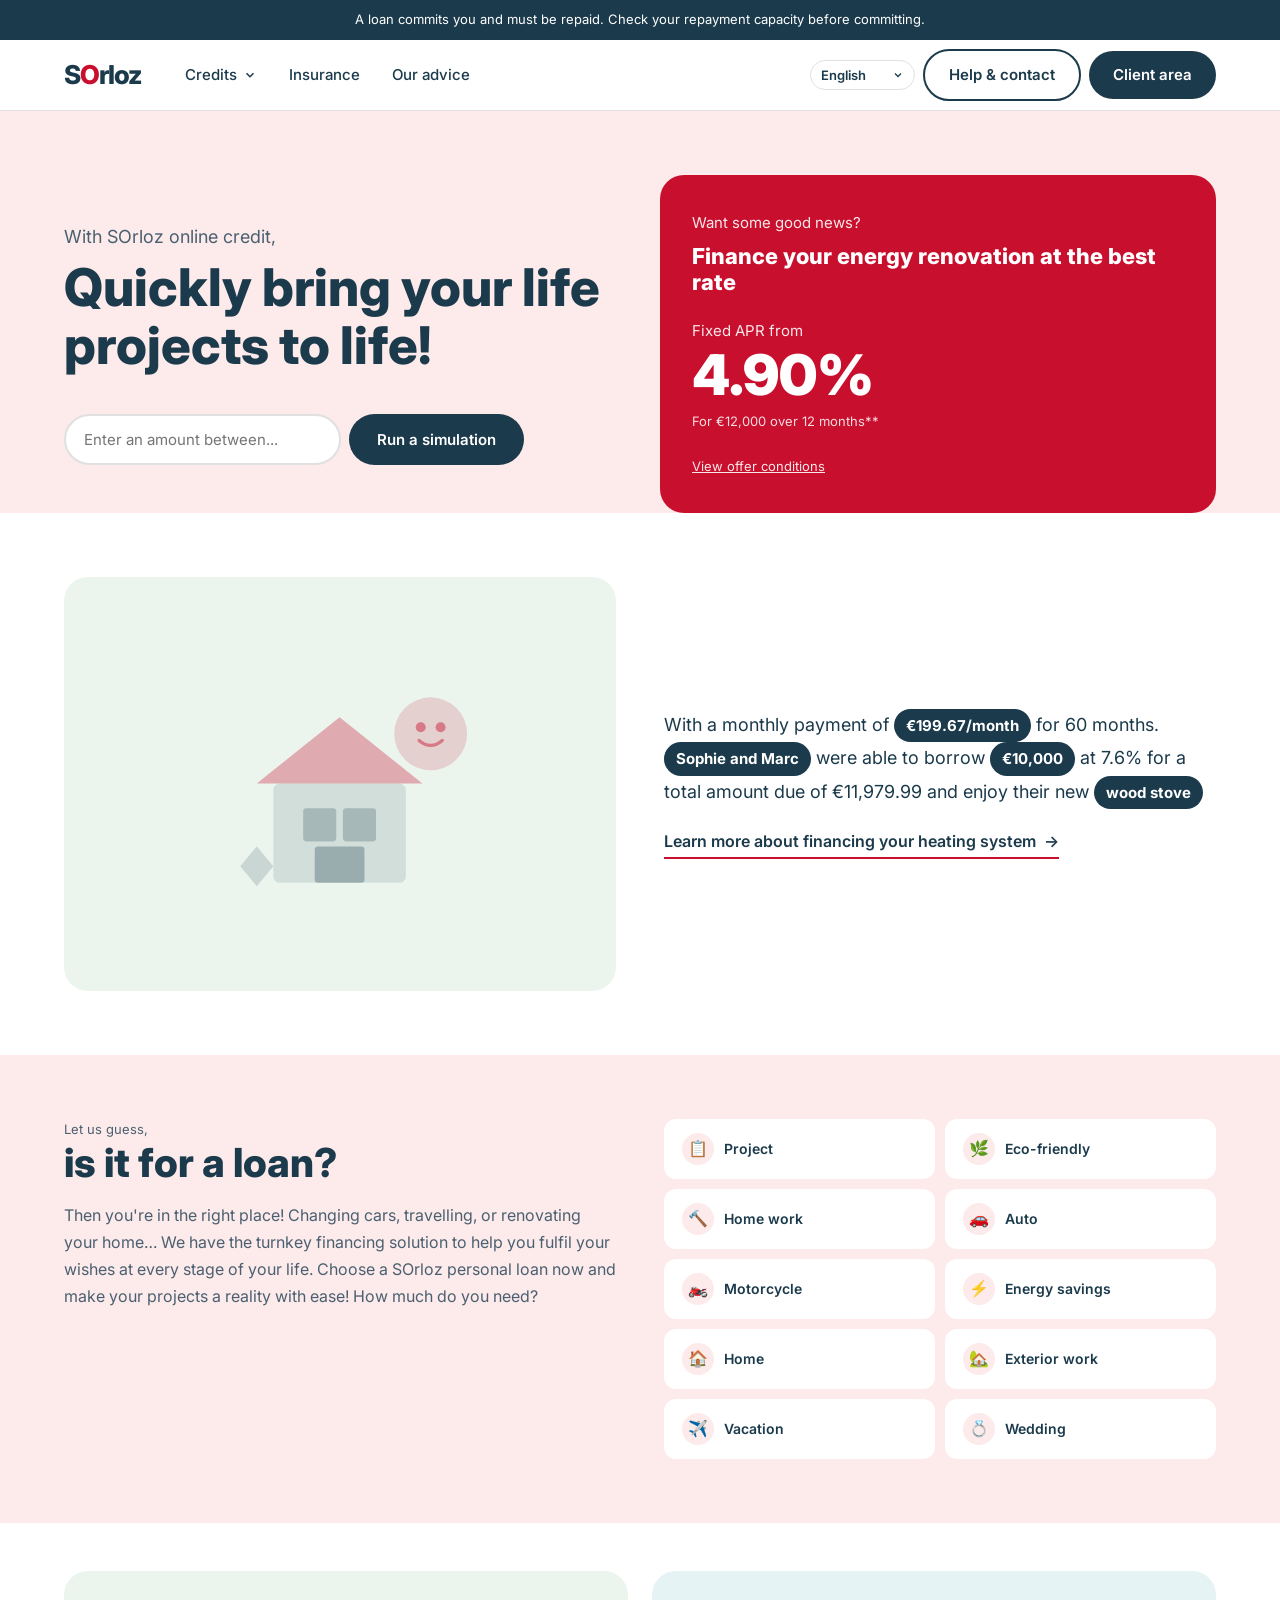
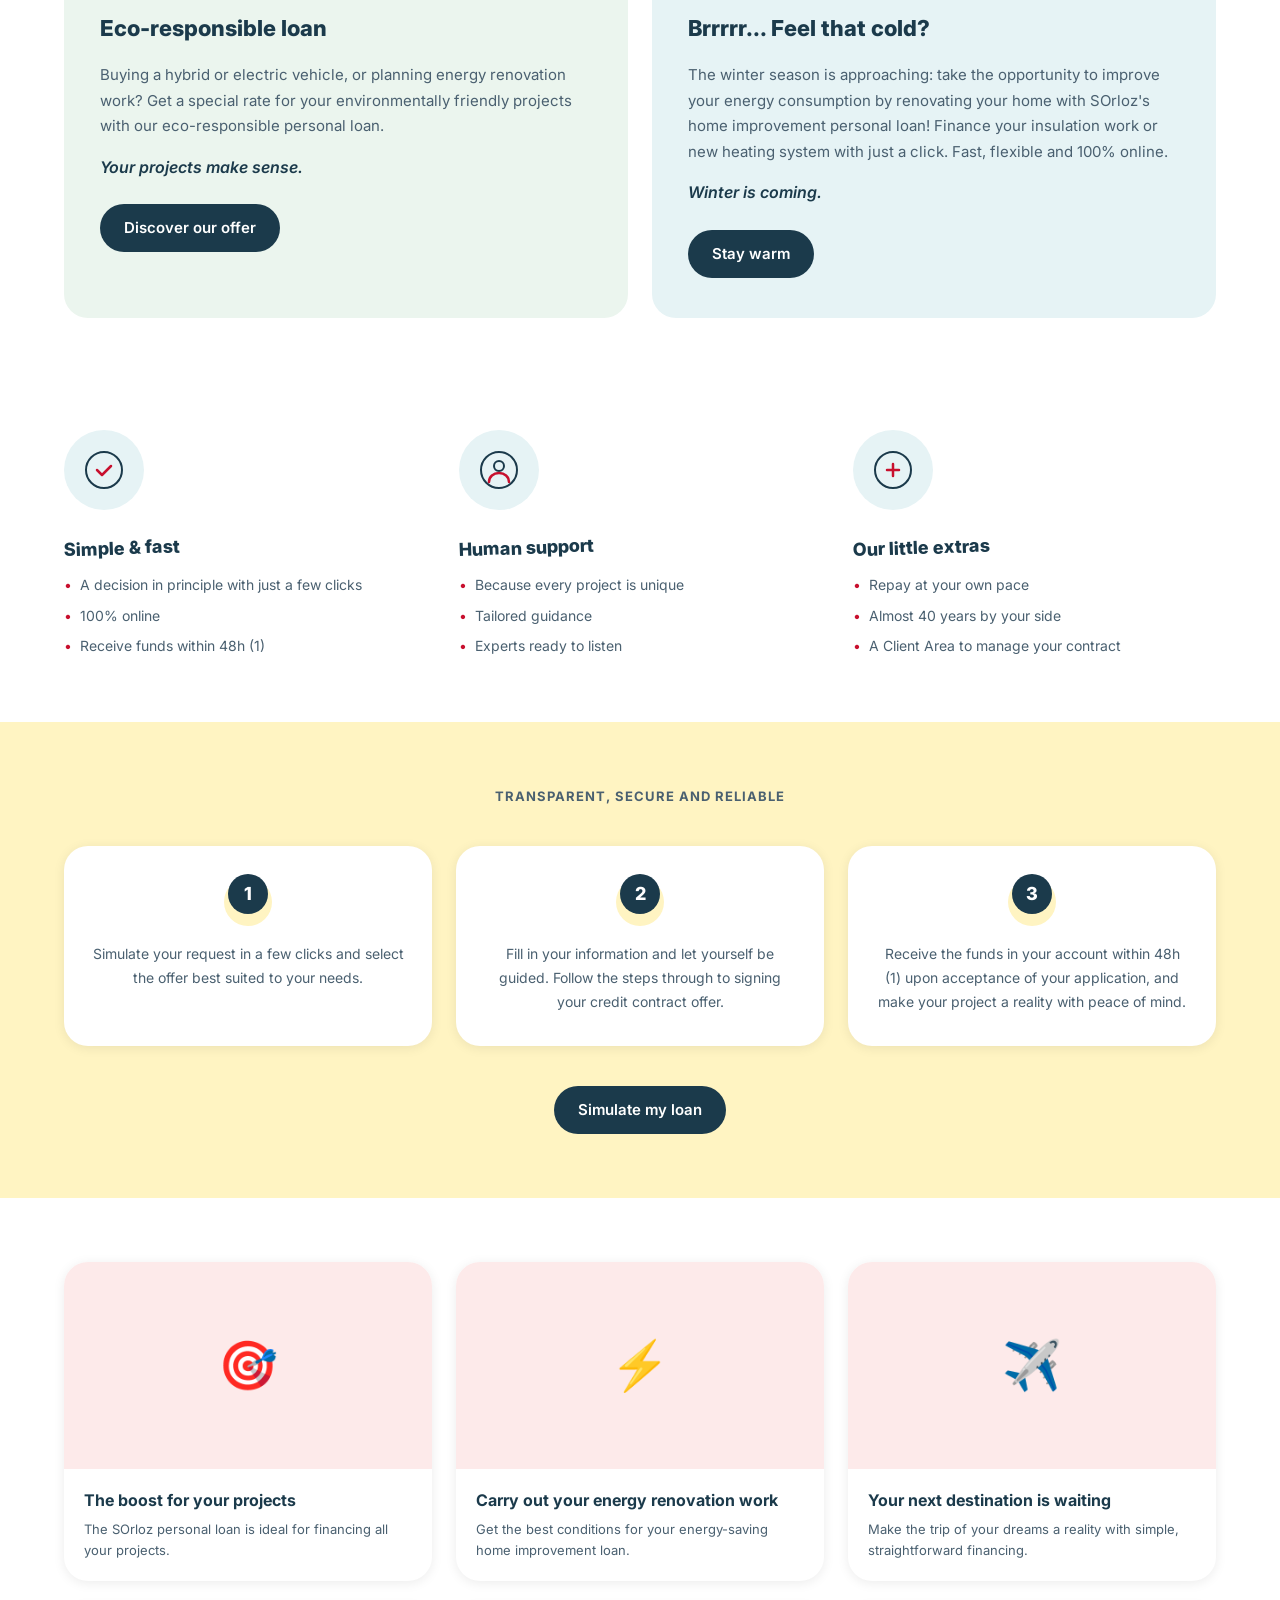
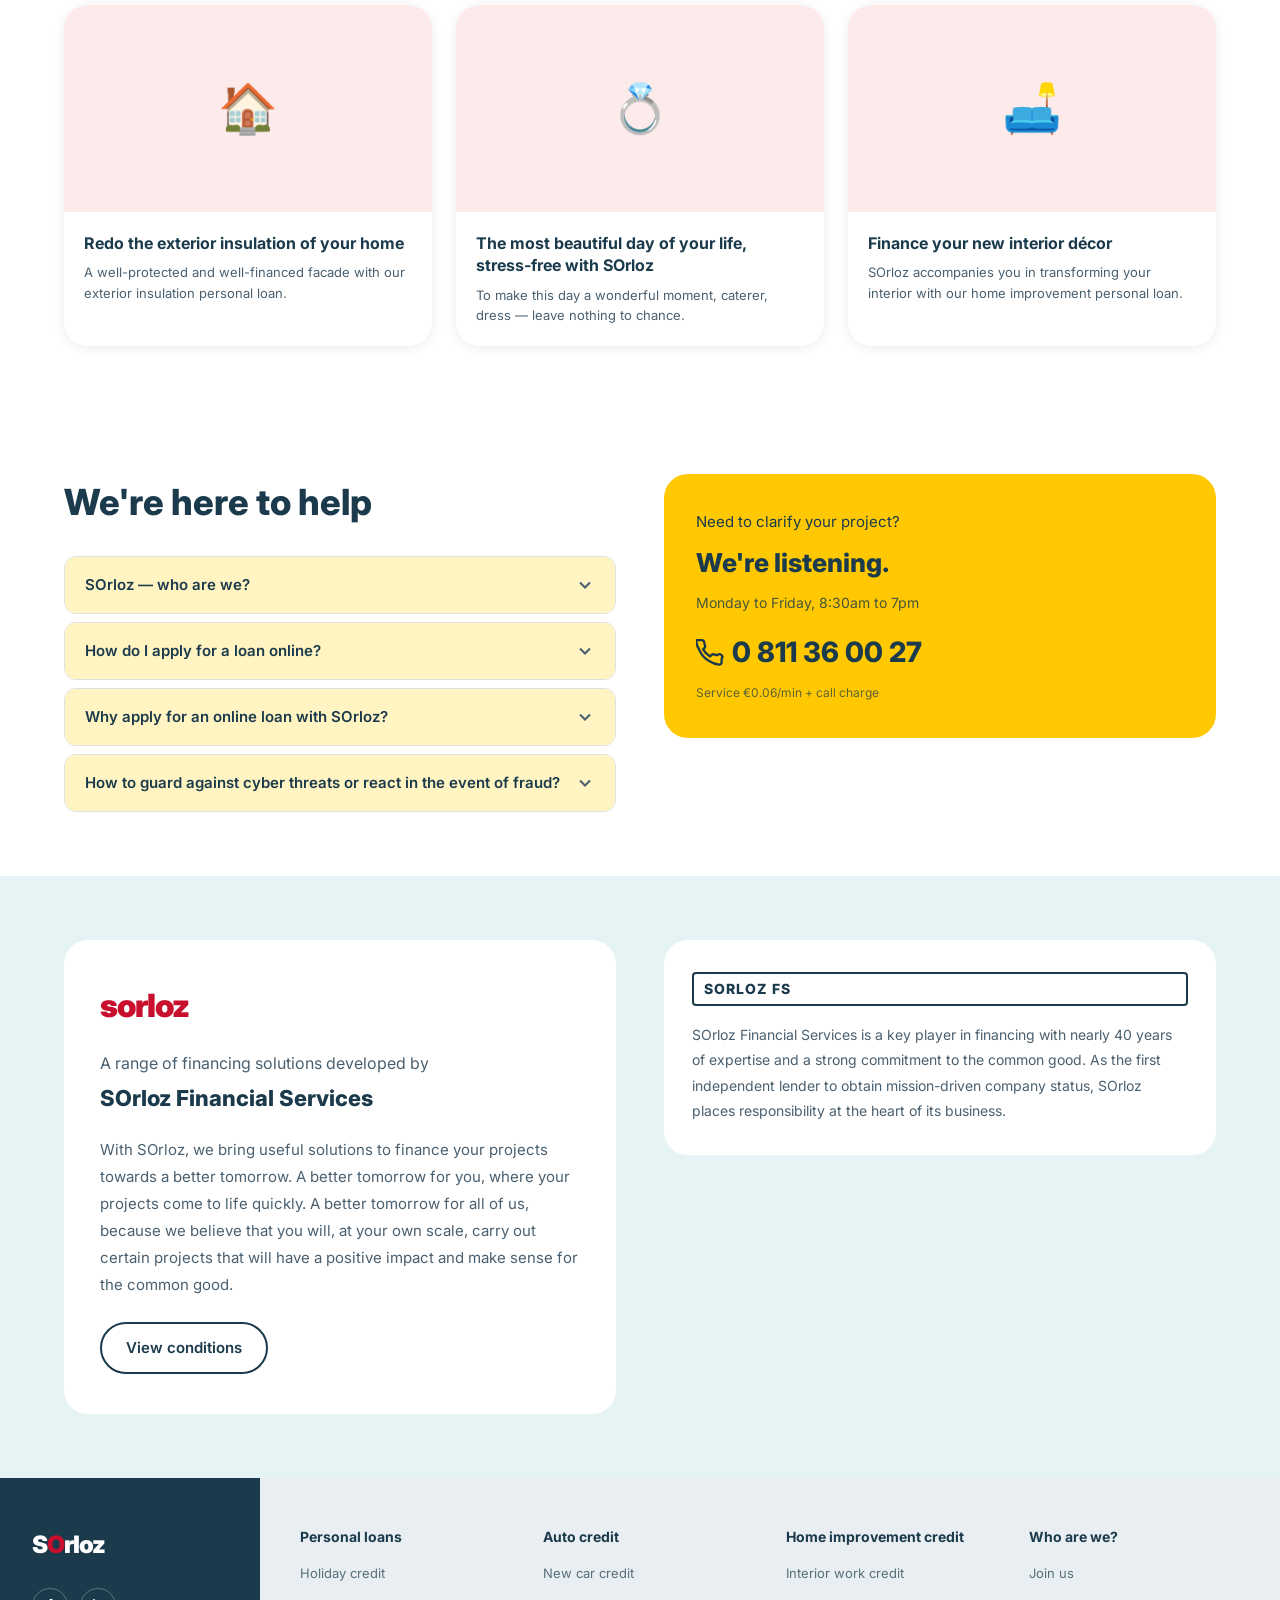
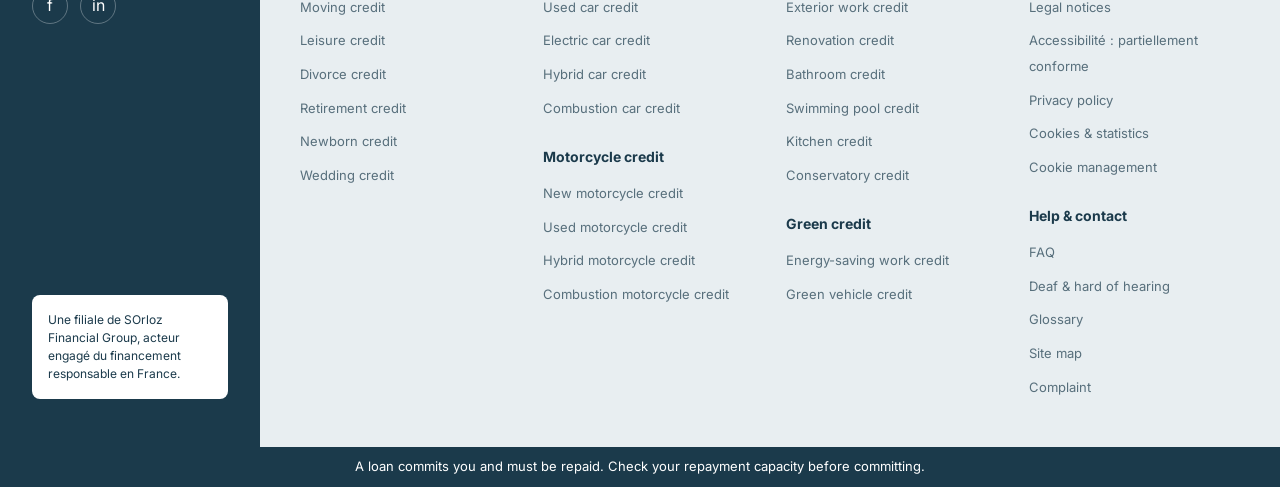
<file: index.html>
<!DOCTYPE html>
<html lang="fr">
<head>
  <meta charset="UTF-8">
  <meta name="viewport" content="width=device-width, initial-scale=1.0">
  <title>Le crédit en ligne : au service de vos projets | SOrloz</title>
  <meta name="description" content="SOrloz - Crédit en ligne simple, rapide et 100% en ligne. Financez vos projets de vie dès maintenant.">
  <link rel="preconnect" href="https://fonts.googleapis.com">
  <link rel="preconnect" href="https://fonts.gstatic.com" crossorigin>
  <link href="https://fonts.googleapis.com/css2?family=Inter:wght@400;500;600;700;800;900&display=swap" rel="stylesheet">
  <link rel="stylesheet" href="/assets/css/style.css?v=20260617f">
</head>
<body>

  <!-- ─── Alert bar ──────────────────────────────────────────────────────── -->
  <div class="alert-bar" role="alert">
    <span data-i18n="alert.disclaimer">Un crédit vous engage et doit être remboursé. Vérifiez vos capacités de remboursement avant de vous engager.</span>
  </div>

  <!-- ─── Header ────────────────────────────────────────────────────────── -->
  <header class="site-header">
    <div class="container header-inner">

      <a href="/" class="logo" aria-label="SOrloz - Accueil">
        S<span>O</span>rloz
      </a>

      <!-- Mobile toggle -->
      <button class="nav-toggle" aria-label="Menu" aria-expanded="false">&#9776;</button>

      <nav class="nav-links" aria-label="Navigation principale">
        <!-- Crédits mega-menu -->
        <div class="dropdown">
          <button class="dropdown-trigger nav-link" aria-expanded="false" aria-haspopup="true">
            <span data-i18n="nav.credits">Crédits</span>
            <svg width="14" height="14" viewBox="0 0 24 24" fill="none" stroke="currentColor" stroke-width="2.5">
              <polyline points="6 9 12 15 18 9"/>
            </svg>
          </button>
          <div class="dropdown-menu dropdown-mega" role="menu">
            <div class="mega-col">
              <p class="mega-col-title">Prêts personnels</p>
              <a href="/prets-personnels/credit-auto" role="menuitem">Prêt personnel auto</a>
              <a href="/prets-personnels/credit-moto" role="menuitem">Prêt personnel moto</a>
              <a href="/prets-personnels/credit-travaux" role="menuitem">Prêt personnel travaux</a>
              <a href="/prets-personnels/credit-projet" role="menuitem">Prêt personnel projet</a>
              <a href="/prets-personnels/pret-eco-responsable" role="menuitem">Prêt éco-responsable</a>
              <a href="/prets-personnels" class="mega-cta" role="menuitem">Nos prêts persos →</a>
            </div>
            <div class="mega-col">
              <p class="mega-col-title">Projets</p>
              <a href="/prets-personnels/credit-travaux/credit-terrasse" role="menuitem">Crédit terrasse</a>
              <a href="/prets-personnels/credit-projet/credit-vacances" role="menuitem">Crédit vacances</a>
              <a href="/prets-personnels/credit-travaux/credit-chauffage" role="menuitem">Crédit chauffage</a>
              <a href="/prets-personnels/credit-auto/credit-voiture-electrique" role="menuitem">Crédit voiture électrique</a>
              <a href="/prets-personnels/credit-travaux/credit-isolation" role="menuitem">Crédit isolation</a>
              <a href="/prets-personnels/credit-projet" class="mega-cta" role="menuitem">Votre projet →</a>
            </div>
            <div class="mega-col">
              <p class="mega-col-title">Information</p>
              <a href="/prets-personnels/simulation-credit-auto" role="menuitem">Simulation crédit voiture</a>
              <a href="/prets-personnels/simulation-credit-travaux" role="menuitem">Simulation crédit travaux</a>
              <a href="/prets-personnels/simulation-credit-projet" role="menuitem">Simulation crédit projet</a>
              <a href="/prets-personnels/simulation-credit-mariage" role="menuitem">Simulation crédit mariage</a>
              <a href="/prets-personnels/simulation-credit-moto" role="menuitem">Simulation crédit moto</a>
              <a href="/conseils" class="mega-cta" role="menuitem">Nos guides du crédit →</a>
            </div>
          </div>
        </div>

        <a href="/assurance/nos-assurances-de-prets" class="nav-link" data-i18n="nav.insurance">Assurances</a>
        <a href="/conseils" class="nav-link" data-i18n="nav.advice">Nos conseils</a>
        <div class="mobile-nav-footer">
          <div id="lang-switcher-mobile" role="group" aria-label="Sélection de la langue"></div>
        </div>
      </nav>

      <div class="nav-right">
        <!-- Language switcher -->
        <div id="lang-switcher-wrap" role="group" aria-label="Sélection de la langue"></div>

        <a href="/contact" class="btn btn-outline" data-i18n="nav.help">Aide et contact</a>
        <a href="/espace-client" class="btn btn-primary" data-i18n="nav.client">Espace client</a>
      </div>

    </div>
  </header>

  <main>

    <!-- ─── Hero ──────────────────────────────────────────────────────────── -->
    <section class="hero" aria-labelledby="hero-title">
      <div class="container">
        <div class="hero-inner">

          <div class="hero-left">
            <p class="hero-tagline" data-i18n="hero.tagline">Avec le crédit en ligne SOrloz,</p>
            <h1 class="hero-title" id="hero-title" data-i18n="hero.title">
              Concrétisez rapidement vos projets de vie !
            </h1>
            <div class="hero-sim" role="search">
              <input
                class="sim-input"
                type="number"
                min="5500"
                max="60000"
                data-i18n-placeholder="hero.input.placeholder"
                placeholder="Saisir un montant entre 5 500 € et 60 000 €"
                aria-label="Montant du crédit"
              >
              <button class="btn btn-primary sim-btn" data-i18n="hero.cta">
                Faire une simulation
              </button>
            </div>
          </div>

          <div class="hero-promo" role="complementary" aria-label="Offre promotionnelle">
            <p class="hero-promo-teaser" data-i18n="hero.promo.teaser">Vous voulez une bonne nouvelle ?</p>
            <h2 class="hero-promo-title" data-i18n="hero.promo.title">
              Financez votre rénovation énergétique au meilleur taux
            </h2>
            <p class="hero-promo-rate-label" data-i18n="hero.promo.rate.prefix">TAEG fixe à partir de</p>
            <p class="hero-promo-rate-value" data-i18n="hero.promo.rate.value">4,90%</p>
            <p class="hero-promo-rate-detail" data-i18n="hero.promo.rate.detail">Pour 12 000€ sur 12 mois**</p>
            <a href="#" class="hero-promo-cta" data-i18n="hero.promo.cta">Voir les conditions de l'offre</a>
          </div>

        </div>
      </div>
    </section>

    <!-- ─── Testimonial ────────────────────────────────────────────────────── -->
    <section class="testimonial" aria-label="Témoignage client">
      <div class="container">
        <div class="testimonial-inner">

          <div class="testimonial-visual" aria-hidden="true">
            <svg viewBox="0 0 200 160" fill="none" xmlns="http://www.w3.org/2000/svg">
              <!-- house -->
              <rect x="60" y="80" width="80" height="60" rx="4" fill="#1B3A4B" opacity=".15"/>
              <polygon points="50,80 100,40 150,80" fill="#C8102E" opacity=".4"/>
              <!-- window -->
              <rect x="78" y="95" width="20" height="20" rx="2" fill="#1B3A4B" opacity=".3"/>
              <rect x="102" y="95" width="20" height="20" rx="2" fill="#1B3A4B" opacity=".3"/>
              <!-- door -->
              <rect x="85" y="118" width="30" height="22" rx="2" fill="#1B3A4B" opacity=".4"/>
              <!-- smiley circle -->
              <circle cx="155" cy="50" r="22" fill="#C8102E" opacity=".2"/>
              <circle cx="149" cy="46" r="3" fill="#C8102E" opacity=".6"/>
              <circle cx="161" cy="46" r="3" fill="#C8102E" opacity=".6"/>
              <path d="M148 54 Q155 60 162 54" stroke="#C8102E" stroke-width="2" stroke-linecap="round" opacity=".6"/>
              <!-- diamond -->
              <polygon points="40,130 50,118 60,130 50,142" fill="#1B3A4B" opacity=".2"/>
            </svg>
          </div>

          <div class="testimonial-text">
            <p>
              <span data-i18n="testimonial.prefix">Avec une mensualité de</span>
              <span class="tag" data-i18n="testimonial.rate">199,67 €/mois</span>
              <span data-i18n="testimonial.duration">pendant 60 mois.</span>
              <span class="tag" data-i18n="testimonial.names">Sophie et Marc</span>
              <span data-i18n="testimonial.connector">ont pu emprunter</span>
              <span class="tag" data-i18n="testimonial.amount">10 000 €</span>
              <span data-i18n="testimonial.detail">à 7,6% pour un montant dû de 11 979,99€ et profiter de leur nouveau</span>
              <span class="tag" data-i18n="testimonial.product">poêle à bois</span>
            </p>
            <a href="/prets-personnels/credit-travaux/credit-chauffage" class="testimonial-link" data-i18n="testimonial.link">
              En savoir plus sur le financement de votre système de chauffage
            </a>
          </div>

        </div>
      </div>
    </section>

    <!-- ─── Categories ─────────────────────────────────────────────────────── -->
    <section class="categories" aria-labelledby="categories-heading">
      <div class="container">
        <div class="categories-inner">

          <div class="categories-left">
            <p class="categories-heading" data-i18n="categories.heading">Laissez-nous deviner,</p>
            <h2 class="categories-subheading" id="categories-heading" data-i18n="categories.subheading">
              c'est pour un crédit ?
            </h2>
            <p class="categories-desc" data-i18n="categories.description">
              Alors vous êtes au bon endroit ! Changer de voiture, envie de voyager, ou rénover votre intérieur… Nous avons la solution de financement clé en main pour vous permettre de réaliser vos souhaits à chaque étape de votre vie.
            </p>
          </div>

          <div class="categories-grid" role="list" aria-label="Catégories de projets">
            <a href="/prets-personnels/credit-projet" class="category-btn" role="listitem">
              <span class="category-icon" aria-hidden="true">📋</span>
              <span data-i18n="categories.project">Projet</span>
            </a>
            <a href="/prets-personnels/pret-eco-responsable" class="category-btn" role="listitem">
              <span class="category-icon" aria-hidden="true">🌿</span>
              <span data-i18n="categories.eco">Eco responsable</span>
            </a>
            <a href="/prets-personnels/credit-travaux" class="category-btn" role="listitem">
              <span class="category-icon" aria-hidden="true">🔨</span>
              <span data-i18n="categories.work">Travaux</span>
            </a>
            <a href="/prets-personnels/credit-auto" class="category-btn" role="listitem">
              <span class="category-icon" aria-hidden="true">🚗</span>
              <span data-i18n="categories.auto">Auto</span>
            </a>
            <a href="/prets-personnels/credit-moto" class="category-btn" role="listitem">
              <span class="category-icon" aria-hidden="true">🏍️</span>
              <span data-i18n="categories.moto">Moto</span>
            </a>
            <a href="/prets-personnels/credit-economie-energie" class="category-btn" role="listitem">
              <span class="category-icon" aria-hidden="true">⚡</span>
              <span data-i18n="categories.energy">Economie d'énergie</span>
            </a>
            <a href="/prets-personnels/credit-travaux-maison" class="category-btn" role="listitem">
              <span class="category-icon" aria-hidden="true">🏠</span>
              <span data-i18n="categories.home">Maison</span>
            </a>
            <a href="/prets-personnels/credit-travaux-exterieur" class="category-btn" role="listitem">
              <span class="category-icon" aria-hidden="true">🏡</span>
              <span data-i18n="categories.exterior">Travaux extérieur</span>
            </a>
            <a href="/prets-personnels/simulation-credit-vacances" class="category-btn" role="listitem">
              <span class="category-icon" aria-hidden="true">✈️</span>
              <span data-i18n="categories.vacation">Vacances</span>
            </a>
            <a href="/prets-personnels/simulation-credit-mariage" class="category-btn" role="listitem">
              <span class="category-icon" aria-hidden="true">💍</span>
              <span data-i18n="categories.wedding">Mariage</span>
            </a>
          </div>

        </div>
      </div>
    </section>

    <!-- ─── Promo cards ────────────────────────────────────────────────────── -->
    <section class="promos" aria-label="Offres spéciales">
      <div class="container">
        <div class="promos-inner">

          <div class="promo-card eco">
            <h3 class="promo-card-title" data-i18n="promo.eco.title">Prêt éco-responsable</h3>
            <p class="promo-card-desc" data-i18n="promo.eco.description">
              Vous achetez un véhicule hybride ou électrique ou voulez faire des travaux de rénovation énergétique ? Profitez d'un taux spécial pour vos projets respectueux de l'environnement avec notre prêt personnel éco-responsable.
            </p>
            <p class="promo-card-subtitle" data-i18n="promo.eco.subtitle">Vos projets ont du sens.</p>
            <a href="/prets-personnels/pret-eco-responsable" class="btn btn-primary promo-card-cta" data-i18n="promo.eco.cta">Découvrir notre offre</a>
          </div>

          <div class="promo-card winter">
            <h3 class="promo-card-title" data-i18n="promo.winter.title">Brrrrr... Vous sentez ce froid ?</h3>
            <p class="promo-card-desc" data-i18n="promo.winter.description">
              La période hivernale approche : profitez-en pour améliorer votre consommation énergétique en rénovant votre logement avec le prêt personnel travaux de SOrloz ! Le financement de vos travaux d'isolation ou de votre nouveau système de chauffage à portée de clic. Rapide, flexible et 100% en ligne.
            </p>
            <p class="promo-card-subtitle" data-i18n="promo.winter.subtitle">Winter is coming.</p>
            <a href="/prets-personnels/credit-economie-energie" class="btn btn-primary promo-card-cta" data-i18n="promo.winter.cta">Je reste au chaud</a>
          </div>

        </div>
      </div>
    </section>

    <!-- ─── Features ───────────────────────────────────────────────────────── -->
    <section class="features" aria-labelledby="features-heading">
      <div class="container">
        <div class="features-grid">

          <div class="feature-card">
            <div class="feature-icon-wrap" aria-hidden="true">
              <svg viewBox="0 0 40 40" fill="none">
                <circle cx="20" cy="20" r="18" stroke="#1B3A4B" stroke-width="2"/>
                <path d="M13 20l5 5 9-9" stroke="#C8102E" stroke-width="2.5" stroke-linecap="round" stroke-linejoin="round"/>
              </svg>
            </div>
            <h3 class="feature-title" data-i18n="features.title1">Simple et rapide</h3>
            <ul class="feature-list">
              <li data-i18n="features.1.1">Une réponse de principe en quelques clics</li>
              <li data-i18n="features.1.2">100% en ligne</li>
              <li data-i18n="features.1.3">Obtenez les fonds en 48h (1)</li>
            </ul>
          </div>

          <div class="feature-card">
            <div class="feature-icon-wrap" aria-hidden="true">
              <svg viewBox="0 0 40 40" fill="none">
                <circle cx="20" cy="20" r="18" stroke="#1B3A4B" stroke-width="2"/>
                <circle cx="20" cy="16" r="5" stroke="#1B3A4B" stroke-width="2"/>
                <path d="M10 32c0-5.5 4.5-9 10-9s10 3.5 10 9" stroke="#C8102E" stroke-width="2.5" stroke-linecap="round"/>
              </svg>
            </div>
            <h3 class="feature-title" data-i18n="features.title2">Suivi humain</h3>
            <ul class="feature-list">
              <li data-i18n="features.2.1">Parce que chaque projet est unique</li>
              <li data-i18n="features.2.2">Un accompagnement adapté</li>
              <li data-i18n="features.2.3">Des experts à votre écoute</li>
            </ul>
          </div>

          <div class="feature-card">
            <div class="feature-icon-wrap" aria-hidden="true">
              <svg viewBox="0 0 40 40" fill="none">
                <circle cx="20" cy="20" r="18" stroke="#1B3A4B" stroke-width="2"/>
                <path d="M14 20h12M20 14v12" stroke="#C8102E" stroke-width="2.5" stroke-linecap="round"/>
              </svg>
            </div>
            <h3 class="feature-title" data-i18n="features.title3">Nos petits plus</h3>
            <ul class="feature-list">
              <li data-i18n="features.3.1">Remboursez à votre rythme</li>
              <li data-i18n="features.3.2">Bientôt 40 ans à vos côtés</li>
              <li data-i18n="features.3.3">Un Espace Client pour gérer votre contrat</li>
            </ul>
          </div>

        </div>
      </div>
    </section>

    <!-- ─── Process ────────────────────────────────────────────────────────── -->
    <section class="process" aria-labelledby="process-title" id="simulate">
      <div class="container">
        <p class="process-tagline" id="process-title" data-i18n="process.tagline">Transparent, sécurisé et fiable</p>

        <div class="process-steps">

          <div class="process-step">
            <div class="process-step-icon" aria-hidden="true">
              <div class="process-step-num">1</div>
            </div>
            <p data-i18n="process.step1">
              Simulez votre demande en quelques clics et sélectionnez l'offre la plus adaptée à votre besoin.
            </p>
          </div>

          <div class="process-step">
            <div class="process-step-icon" aria-hidden="true">
              <div class="process-step-num">2</div>
            </div>
            <p data-i18n="process.step2">
              Complétez vos informations et laissez-vous guider. Suivez les étapes jusqu'à la signature de votre offre de contrat de crédit.
            </p>
          </div>

          <div class="process-step">
            <div class="process-step-icon" aria-hidden="true">
              <div class="process-step-num">3</div>
            </div>
            <p data-i18n="process.step3">
              Recevez les fonds sur votre compte sous 48h (1) dès l'acceptation de votre dossier, et concrétisez votre projet en toute sérénité.
            </p>
          </div>

        </div>

        <div class="process-cta">
          <a href="/simulateur" class="btn btn-primary" data-i18n="process.cta">Simuler mon prêt</a>
        </div>

      </div>
    </section>

    <!-- ─── Articles ───────────────────────────────────────────────────────── -->
    <section class="articles" aria-labelledby="articles-heading">
      <div class="container">
        <div class="articles-grid">

          <article class="article-card">
            <a href="/prets-personnels/credit-projet" class="article-link">
              <div class="article-thumb" aria-hidden="true">🎯</div>
              <div class="article-body">
                <h3 class="article-title" data-i18n="articles.1.title">Le coup de pouce pour vos projets</h3>
                <p class="article-excerpt" data-i18n="articles.1.excerpt">Le prêt personnel de SOrloz est idéal pour financer tous vos projets.</p>
              </div>
            </a>
          </article>

          <article class="article-card">
            <a href="/prets-personnels/credit-economie-energie" class="article-link">
              <div class="article-thumb" aria-hidden="true">⚡</div>
              <div class="article-body">
                <h3 class="article-title" data-i18n="articles.2.title">Réalisez vos travaux de rénovation énergétique</h3>
                <p class="article-excerpt" data-i18n="articles.2.excerpt">Obtenez les meilleures conditions pour votre prêt travaux économie d'énergie.</p>
              </div>
            </a>
          </article>

          <article class="article-card">
            <a href="/prets-personnels/credit-projet/credit-vacances" class="article-link">
              <div class="article-thumb" aria-hidden="true">✈️</div>
              <div class="article-body">
                <h3 class="article-title" data-i18n="articles.3.title">Votre prochaine destination vous attend</h3>
                <p class="article-excerpt" data-i18n="articles.3.excerpt">Réalisez le voyage de vos rêves grâce au financement en toute simplicité.</p>
              </div>
            </a>
          </article>

          <article class="article-card">
            <a href="/prets-personnels/credit-travaux-exterieur" class="article-link">
              <div class="article-thumb" aria-hidden="true">🏠</div>
              <div class="article-body">
                <h3 class="article-title" data-i18n="articles.4.title">Refaire l'isolation extérieure de votre maison</h3>
                <p class="article-excerpt" data-i18n="articles.4.excerpt">Une façade bien protégée et bien financée avec notre prêt personnel isolation extérieure.</p>
              </div>
            </a>
          </article>

          <article class="article-card">
            <a href="/prets-personnels/credit-projet/credit-mariage" class="article-link">
              <div class="article-thumb" aria-hidden="true">💍</div>
              <div class="article-body">
                <h3 class="article-title" data-i18n="articles.5.title">Le plus beau jour de votre vie sans stress avec SOrloz</h3>
                <p class="article-excerpt" data-i18n="articles.5.excerpt">Pour faire de ce jour un merveilleux moment, traiteur, robe, n'omettez aucun détail.</p>
              </div>
            </a>
          </article>

          <article class="article-card">
            <a href="/prets-personnels/credit-travaux/credit-amenagement" class="article-link">
              <div class="article-thumb" aria-hidden="true">🛋️</div>
              <div class="article-body">
                <h3 class="article-title" data-i18n="articles.6.title">Financer votre nouvelle décoration intérieure</h3>
                <p class="article-excerpt" data-i18n="articles.6.excerpt">SOrloz vous accompagne dans le changement de votre intérieur avec notre prêt personnel aménagement.</p>
              </div>
            </a>
          </article>

        </div>
      </div>
    </section>

    <!-- ─── FAQ ────────────────────────────────────────────────────────────── -->
    <section class="faq" aria-labelledby="faq-title">
      <div class="container">
        <div class="faq-inner">

          <div class="faq-left">
            <h2 class="faq-title" id="faq-title" data-i18n="faq.title">Nous sommes là pour vous aider</h2>

            <div class="faq-list" role="list">

              <div class="faq-item" role="listitem">
                <button class="faq-question" aria-expanded="false">
                  <span data-i18n="faq.q1">SOrloz, qui sommes-nous ?</span>
                  <svg class="faq-chevron" width="20" height="20" viewBox="0 0 24 24" fill="none" stroke="currentColor" stroke-width="2.5" aria-hidden="true">
                    <polyline points="6 9 12 15 18 9"/>
                  </svg>
                </button>
                <div class="faq-answer" aria-hidden="true">
                  <div class="faq-answer-inner" data-i18n="faq.a1">
                    SOrloz est votre partenaire de confiance pour le financement de vos projets personnels.
                  </div>
                </div>
              </div>

              <div class="faq-item" role="listitem">
                <button class="faq-question" aria-expanded="false">
                  <span data-i18n="faq.q2">Comment faire ma demande de crédit en ligne ?</span>
                  <svg class="faq-chevron" width="20" height="20" viewBox="0 0 24 24" fill="none" stroke="currentColor" stroke-width="2.5" aria-hidden="true">
                    <polyline points="6 9 12 15 18 9"/>
                  </svg>
                </button>
                <div class="faq-answer" aria-hidden="true">
                  <div class="faq-answer-inner" data-i18n="faq.a2">
                    Rien de plus simple : utilisez notre simulateur.
                  </div>
                </div>
              </div>

              <div class="faq-item" role="listitem">
                <button class="faq-question" aria-expanded="false">
                  <span data-i18n="faq.q3">Pourquoi faire ma demande de crédit en ligne avec SOrloz ?</span>
                  <svg class="faq-chevron" width="20" height="20" viewBox="0 0 24 24" fill="none" stroke="currentColor" stroke-width="2.5" aria-hidden="true">
                    <polyline points="6 9 12 15 18 9"/>
                  </svg>
                </button>
                <div class="faq-answer" aria-hidden="true">
                  <div class="faq-answer-inner" data-i18n="faq.a3">
                    SOrloz vous offre une réponse rapide et des fonds disponibles en 48h.
                  </div>
                </div>
              </div>

              <div class="faq-item" role="listitem">
                <button class="faq-question" aria-expanded="false">
                  <span data-i18n="faq.q4">Comment se prémunir des cybermenaces ou réagir en cas de fraude ?</span>
                  <svg class="faq-chevron" width="20" height="20" viewBox="0 0 24 24" fill="none" stroke="currentColor" stroke-width="2.5" aria-hidden="true">
                    <polyline points="6 9 12 15 18 9"/>
                  </svg>
                </button>
                <div class="faq-answer" aria-hidden="true">
                  <div class="faq-answer-inner" data-i18n="faq.a4">
                    Ne communiquez jamais vos codes d'accès ou mots de passe.
                  </div>
                </div>
              </div>

            </div>
          </div>

          <div class="faq-right">
            <div class="contact-box" role="complementary" aria-label="Contact">
              <p class="contact-box-teaser" data-i18n="contact.teaser">Besoin de préciser votre projet ?</p>
              <p class="contact-box-headline" data-i18n="contact.headline">On vous écoute.</p>
              <p class="contact-box-hours" data-i18n="contact.hours">du lundi au vendredi de 8h30 à 19h</p>
              <p class="contact-box-phone">
                <svg width="28" height="28" viewBox="0 0 24 24" fill="none" stroke="currentColor" stroke-width="2" aria-hidden="true">
                  <path d="M22 16.92v3a2 2 0 01-2.18 2 19.79 19.79 0 01-8.63-3.07A19.5 19.5 0 013.07 9.81a19.79 19.79 0 01-3.07-8.67A2 2 0 012 1h3a2 2 0 012 1.72c.127.96.361 1.903.7 2.81a2 2 0 01-.45 2.11L6.09 8.91a16 16 0 006 6l1.27-1.27a2 2 0 012.11-.45c.907.339 1.85.573 2.81.7A2 2 0 0122 16.92z"/>
                </svg>
                <span data-i18n="contact.phone">0 811 36 00 27</span>
              </p>
              <p class="contact-box-rate" data-i18n="contact.rate">Service 0,06 €/min + prix appel</p>
            </div>
          </div>

        </div>
      </div>
    </section>

    <!-- ─── About ──────────────────────────────────────────────────────────── -->
    <section class="about" aria-labelledby="about-heading">
      <div class="container">
        <div class="about-inner">

          <div class="about-left">
            <div class="about-logo" aria-hidden="true">sorloz</div>
            <p class="about-tagline" data-i18n="about.tagline">Une gamme de solutions de financement développée par</p>
            <h2 class="about-entity" id="about-heading" data-i18n="about.entity">SOrloz Financial Services</h2>
            <p class="about-desc" data-i18n="about.description">
              Avec SOrloz, nous apportons des solutions utiles pour financer vos projets vers un meilleur lendemain. Un meilleur lendemain pour vous, où vos projets se concrétisent rapidement. Un meilleur lendemain pour nous tous, car nous sommes persuadés que vous réaliserez, à votre échelle, certains projets qui auront un impact positif et du sens pour le bien commun.
            </p>
            <a href="/infos/mentions-legales" class="btn btn-outline about-cta" style="margin-top:24px" data-i18n="about.cta">Voir les conditions</a>
          </div>

          <div class="about-company-card">
            <div class="about-company-logo" aria-label="SOrloz Financial Services">SOrloz FS</div>
            <p class="about-company-text" data-i18n="about.company">
              SOrloz Financial Services est un acteur incontournable du financement avec près de 40 ans d'expertise et un engagement fort pour le bien commun. Premier financeur à avoir obtenu le statut d'entreprise à mission, SOrloz place la responsabilité au cœur de son activité.
            </p>
          </div>

        </div>
      </div>
    </section>

  </main>

  <!-- ─── Footer ────────────────────────────────────────────────────────────── -->
  <footer class="site-footer" aria-label="Pied de page">
    <div class="footer-wrap">

      <div class="footer-side">
        <a href="/" class="footer-logo" aria-label="SOrloz - Accueil">S<span>O</span>rloz</a>
        <div class="footer-social" aria-label="Réseaux sociaux">
          <a href="#" class="social-link" aria-label="Facebook">f</a>
          <a href="#" class="social-link" aria-label="LinkedIn">in</a>
        </div>
        <div class="footer-corporate">
          <p>Une filiale de SOrloz Financial Group, acteur engagé du financement responsable en France.</p>
        </div>
      </div>

      <div class="footer-content">
        <div class="footer-columns">

          <div class="footer-col">
            <h3 class="footer-col-title" data-i18n="footer.personal">Prêts personnels</h3>
            <ul class="footer-links">
              <li><a href="/prets-personnels/credit-projet/credit-vacances" data-i18n="footer.personal.vacation">Crédit vacances</a></li>
              <li><a href="/prets-personnels/credit-projet/credit-demenagement" data-i18n="footer.personal.moving">Crédit déménagement</a></li>
              <li><a href="/prets-personnels/credit-projet/credit-loisirs" data-i18n="footer.personal.leisure">Crédit loisirs</a></li>
              <li><a href="/prets-personnels/credit-projet/credit-divorce" data-i18n="footer.personal.divorce">Crédit divorce</a></li>
              <li><a href="/prets-personnels/credit-projet/credit-retraite" data-i18n="footer.personal.retirement">Crédit retraite</a></li>
              <li><a href="/prets-personnels/credit-projet/credit-naissance" data-i18n="footer.personal.birth">Crédit naissance</a></li>
              <li><a href="/prets-personnels/credit-projet/credit-mariage" data-i18n="footer.personal.wedding">Crédit mariage</a></li>
            </ul>
          </div>

          <div class="footer-col">
            <h3 class="footer-col-title" data-i18n="footer.auto">Crédit auto</h3>
            <ul class="footer-links">
              <li><a href="/prets-personnels/credit-auto/credit-voiture-neuve" data-i18n="footer.auto.new">Crédit voiture neuve</a></li>
              <li><a href="/prets-personnels/credit-auto/credit-voiture-occasion" data-i18n="footer.auto.used">Crédit voiture occasion</a></li>
              <li><a href="/prets-personnels/credit-auto/credit-voiture-electrique" data-i18n="footer.auto.electric">Crédit voiture électrique</a></li>
              <li><a href="/prets-personnels/credit-auto/credit-voiture-hybride" data-i18n="footer.auto.hybrid">Crédit voiture hybride</a></li>
              <li><a href="/prets-personnels/credit-auto/credit-voiture-thermique" data-i18n="footer.auto.thermal">Crédit voiture thermique</a></li>
            </ul>
            <br>
            <h3 class="footer-col-title" data-i18n="footer.moto">Crédit moto</h3>
            <ul class="footer-links">
              <li><a href="/prets-personnels/credit-moto/credit-moto-neuve" data-i18n="footer.moto.new">Crédit moto neuve</a></li>
              <li><a href="/prets-personnels/credit-moto/credit-moto-occasion" data-i18n="footer.moto.used">Crédit moto occasion</a></li>
              <li><a href="/prets-personnels/credit-moto/credit-moto-hybride" data-i18n="footer.moto.hybrid">Crédit moto hybride</a></li>
              <li><a href="/prets-personnels/credit-moto/credit-moto-thermique" data-i18n="footer.moto.thermal">Crédit moto thermique</a></li>
            </ul>
          </div>

          <div class="footer-col">
            <h3 class="footer-col-title" data-i18n="footer.work">Crédit travaux</h3>
            <ul class="footer-links">
              <li><a href="/prets-personnels/credit-travaux-interieur" data-i18n="footer.work.interior">Crédit travaux intérieur</a></li>
              <li><a href="/prets-personnels/credit-travaux-exterieur" data-i18n="footer.work.exterior">Crédit travaux extérieur</a></li>
              <li><a href="/prets-personnels/credit-travaux/credit-renovation" data-i18n="footer.work.renovation">Crédit rénovation</a></li>
              <li><a href="/prets-personnels/credit-travaux/credit-salle-de-bain" data-i18n="footer.work.bathroom">Crédit salle de bain</a></li>
              <li><a href="/prets-personnels/credit-travaux/credit-piscine" data-i18n="footer.work.pool">Crédit piscine</a></li>
              <li><a href="/prets-personnels/credit-travaux/credit-cuisine" data-i18n="footer.work.kitchen">Crédit cuisine</a></li>
              <li><a href="/prets-personnels/credit-travaux/credit-veranda" data-i18n="footer.work.veranda">Crédit véranda</a></li>
            </ul>
            <br>
            <h3 class="footer-col-title" data-i18n="footer.green">Crédit vert</h3>
            <ul class="footer-links">
              <li><a href="/prets-personnels/credit-economie-energie" data-i18n="footer.green.energy">Crédit travaux économie d'énergie</a></li>
              <li><a href="/prets-personnels/credit-vehicule-vert" data-i18n="footer.green.vehicle">Crédit véhicule vert</a></li>
            </ul>
          </div>

          <div class="footer-col">
            <h3 class="footer-col-title" data-i18n="footer.about">Qui sommes nous ?</h3>
            <ul class="footer-links">
              <li><a href="/infos/qui-sommes-nous" data-i18n="footer.about.join">Nous rejoindre</a></li>
              <li><a href="/infos/mentions-legales" data-i18n="footer.about.legal">Mentions légales</a></li>
              <li><a href="/infos/accessibilite">Accessibilité : partiellement conforme</a></li>
              <li><a href="/infos/politique-de-confidentialite" data-i18n="footer.about.privacy">Politique de confidentialité</a></li>
              <li><a href="/infos/cookies-et-statistiques" data-i18n="footer.about.cookies">Cookies et statistiques</a></li>
              <li><a href="#" data-i18n="footer.about.cookie_mgmt">Gestion des cookies</a></li>
            </ul>
            <br>
            <h3 class="footer-col-title" data-i18n="footer.help">Aide et contact</h3>
            <ul class="footer-links">
              <li><a href="/faq" data-i18n="footer.help.faq">Foire aux questions</a></li>
              <li><a href="/infos/service-sourds-et-malentendants" data-i18n="footer.help.deaf">Sourds et malentendants</a></li>
              <li><a href="/infos/lexique" data-i18n="footer.about.lexicon">Lexique</a></li>
              <li><a href="/infos/plan-site" data-i18n="footer.about.sitemap">Plan du site</a></li>
              <li><a href="/faq/faire-une-reclamation" data-i18n="footer.about.complaint">Réclamation</a></li>
            </ul>
          </div>

        </div>
      </div>

    </div>

  </footer>

  <!-- ─── Alert bar (bottom) ─────────────────────────────────────────────── -->
  <div class="alert-bar" role="contentinfo">
    <span data-i18n="alert.disclaimer">Un crédit vous engage et doit être remboursé. Vérifiez vos capacités de remboursement avant de vous engager.</span>
  </div>

  <script src="/assets/js/pages.js?v=20260617p"></script>
  <script src="/assets/js/app.js?v=20260617h"></script>
</body>
</html>
</file>
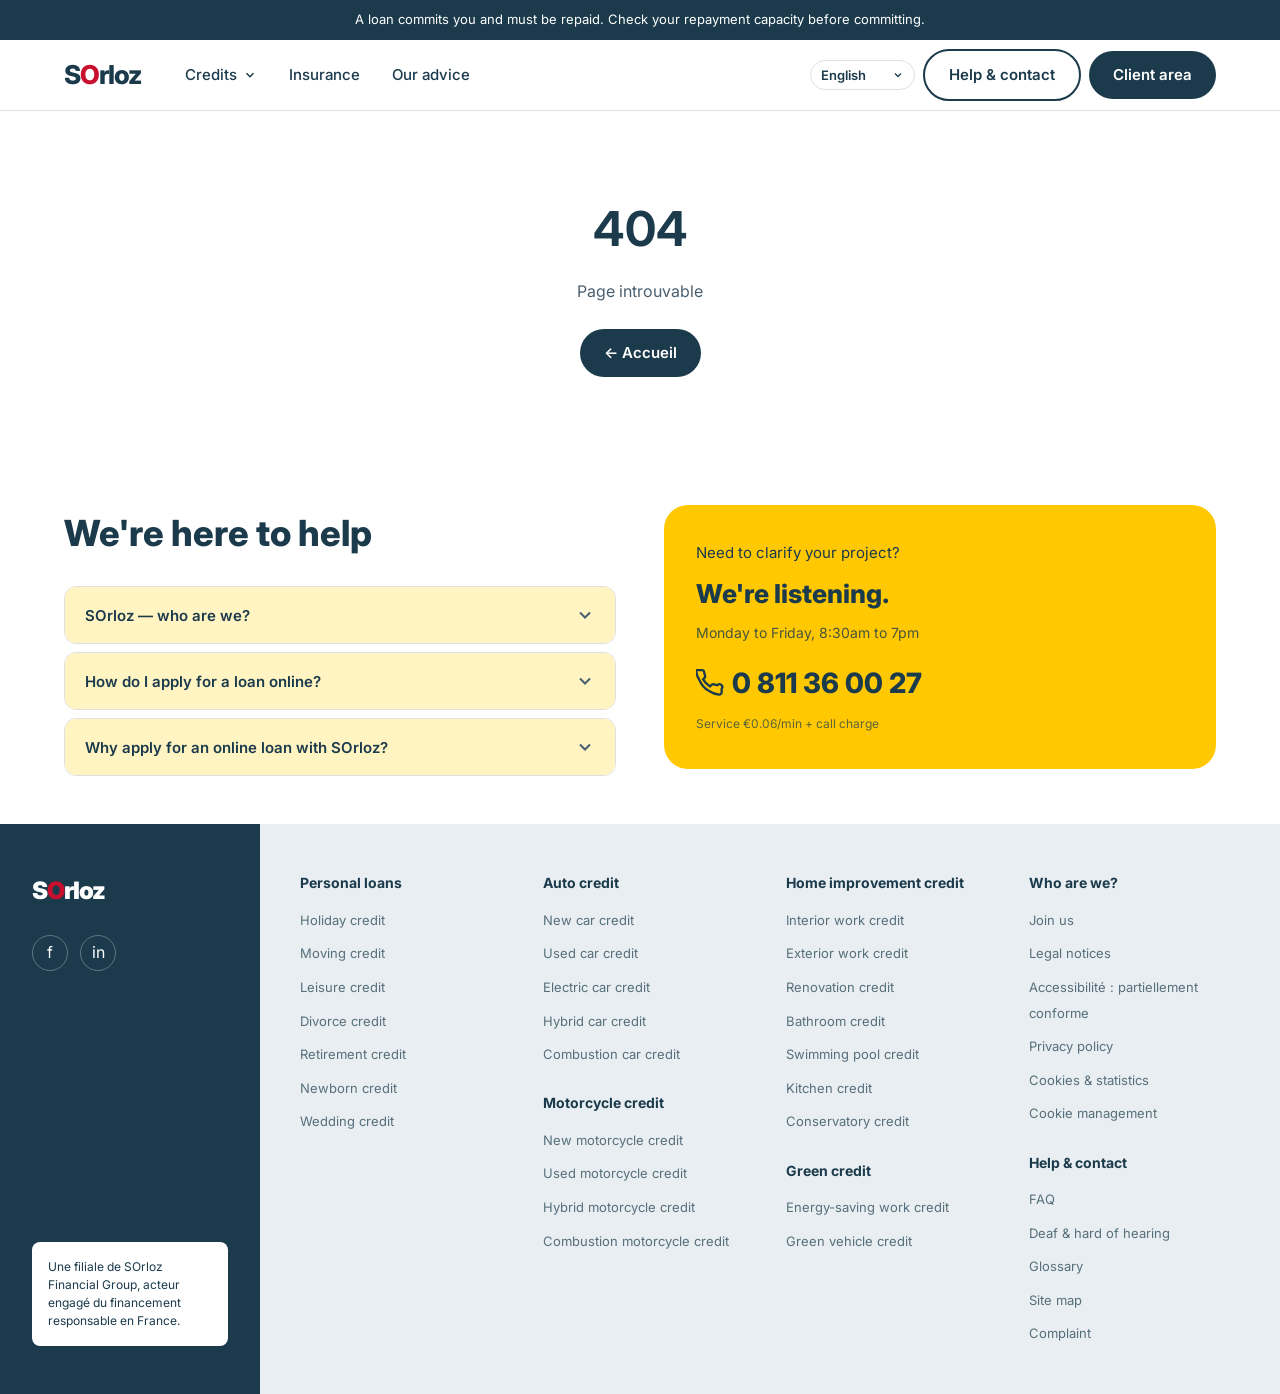
<file: page.html>
<!DOCTYPE html>
<html lang="fr">
<head>
  <meta charset="UTF-8">
  <meta name="viewport" content="width=device-width, initial-scale=1.0">
  <title>SOrloz</title>
  <link rel="preconnect" href="https://fonts.googleapis.com">
  <link rel="preconnect" href="https://fonts.gstatic.com" crossorigin>
  <link href="https://fonts.googleapis.com/css2?family=Inter:wght@400;500;600;700;800;900&display=swap" rel="stylesheet">
  <link rel="stylesheet" href="/assets/css/style.css?v=20260617f">
  <style>
    .page-hero-inner { display:grid; grid-template-columns:1fr 1fr; gap:40px; align-items:center; }
    .breadcrumb { display:inline-flex; align-items:center; gap:6px; font-size:14px; color:var(--text-light); margin-bottom:16px; transition:color .15s; }
    .breadcrumb:hover { color:var(--dark); }
    .page-icon { font-size:48px; margin-bottom:12px; }
    .page-hero-desc { font-size:17px; color:var(--text-light); line-height:1.7; margin-top:12px; max-width:480px; }
    .page-rate-card { background:var(--red); border-radius:var(--radius-lg); padding:36px 32px; color:#fff; }
    .sim-duration { margin-top:8px; }
    .product-card:hover { transform:translateY(-3px); box-shadow:0 8px 24px rgba(0,0,0,.12) !important; }
    @media(max-width:768px) { .page-hero-inner { grid-template-columns:1fr; } }
  </style>
</head>
<body>

  <div class="alert-bar" role="alert">
    <span data-i18n="alert.disclaimer">Un crédit vous engage et doit être remboursé. Vérifiez vos capacités de remboursement avant de vous engager.</span>
  </div>

  <header class="site-header">
    <div class="container header-inner">
      <a href="/" class="logo" aria-label="SOrloz - Accueil">S<span>O</span>rloz</a>
      <button class="nav-toggle" aria-label="Menu" aria-expanded="false">&#9776;</button>
      <nav class="nav-links" aria-label="Navigation principale">
        <div class="dropdown">
          <button class="dropdown-trigger nav-link" aria-expanded="false" aria-haspopup="true">
            <span data-i18n="nav.credits">Crédits</span>
            <svg width="14" height="14" viewBox="0 0 24 24" fill="none" stroke="currentColor" stroke-width="2.5"><polyline points="6 9 12 15 18 9"/></svg>
          </button>
          <div class="dropdown-menu dropdown-mega" role="menu">
            <div class="mega-col">
              <p class="mega-col-title">Prêts personnels</p>
              <a href="/prets-personnels/credit-auto" role="menuitem">Prêt personnel auto</a>
              <a href="/prets-personnels/credit-moto" role="menuitem">Prêt personnel moto</a>
              <a href="/prets-personnels/credit-travaux" role="menuitem">Prêt personnel travaux</a>
              <a href="/prets-personnels/credit-projet" role="menuitem">Prêt personnel projet</a>
              <a href="/prets-personnels/pret-eco-responsable" role="menuitem">Prêt éco-responsable</a>
              <a href="/prets-personnels" class="mega-cta" role="menuitem">Nos prêts persos →</a>
            </div>
            <div class="mega-col">
              <p class="mega-col-title">Projets</p>
              <a href="/prets-personnels/credit-travaux/credit-terrasse" role="menuitem">Crédit terrasse</a>
              <a href="/prets-personnels/credit-projet/credit-vacances" role="menuitem">Crédit vacances</a>
              <a href="/prets-personnels/credit-travaux/credit-chauffage" role="menuitem">Crédit chauffage</a>
              <a href="/prets-personnels/credit-auto/credit-voiture-electrique" role="menuitem">Crédit voiture électrique</a>
              <a href="/prets-personnels/credit-travaux/credit-isolation" role="menuitem">Crédit isolation</a>
              <a href="/prets-personnels/credit-projet" class="mega-cta" role="menuitem">Votre projet →</a>
            </div>
            <div class="mega-col">
              <p class="mega-col-title">Information</p>
              <a href="/prets-personnels/simulation-credit-auto" role="menuitem">Simulation crédit voiture</a>
              <a href="/prets-personnels/simulation-credit-travaux" role="menuitem">Simulation crédit travaux</a>
              <a href="/prets-personnels/simulation-credit-projet" role="menuitem">Simulation crédit projet</a>
              <a href="/prets-personnels/simulation-credit-mariage" role="menuitem">Simulation crédit mariage</a>
              <a href="/prets-personnels/simulation-credit-moto" role="menuitem">Simulation crédit moto</a>
              <a href="/conseils" class="mega-cta" role="menuitem">Nos guides du crédit →</a>
            </div>
          </div>
        </div>
        <a href="/assurance/nos-assurances-de-prets" class="nav-link" data-i18n="nav.insurance">Assurances</a>
        <a href="/conseils" class="nav-link" data-i18n="nav.advice">Nos conseils</a>
        <div class="mobile-nav-footer">
          <div id="lang-switcher-mobile" role="group" aria-label="Sélection de la langue"></div>
        </div>
      </nav>
      <div class="nav-right">
        <div id="lang-switcher-wrap" role="group" aria-label="Langue"></div>
        <a href="/contact" class="btn btn-outline" data-i18n="nav.help">Aide et contact</a>
        <a href="/espace-client" class="btn btn-primary" data-i18n="nav.client">Espace client</a>
      </div>
    </div>
  </header>

  <main>
    <div id="page-hero"></div>
    <div id="page-content"></div>

    <section class="faq" aria-labelledby="faq-title" style="padding:48px 0">
      <div class="container">
        <div class="faq-inner">
          <div class="faq-left">
            <h2 class="faq-title" id="faq-title" data-i18n="faq.title">Nous sommes là pour vous aider</h2>
            <div class="faq-list">
              <div class="faq-item">
                <button class="faq-question" aria-expanded="false">
                  <span data-i18n="faq.q1">SOrloz, qui sommes-nous ?</span>
                  <svg class="faq-chevron" width="20" height="20" viewBox="0 0 24 24" fill="none" stroke="currentColor" stroke-width="2.5" aria-hidden="true"><polyline points="6 9 12 15 18 9"/></svg>
                </button>
                <div class="faq-answer"><div class="faq-answer-inner" data-i18n="faq.a1"></div></div>
              </div>
              <div class="faq-item">
                <button class="faq-question" aria-expanded="false">
                  <span data-i18n="faq.q2">Comment faire ma demande ?</span>
                  <svg class="faq-chevron" width="20" height="20" viewBox="0 0 24 24" fill="none" stroke="currentColor" stroke-width="2.5" aria-hidden="true"><polyline points="6 9 12 15 18 9"/></svg>
                </button>
                <div class="faq-answer"><div class="faq-answer-inner" data-i18n="faq.a2"></div></div>
              </div>
              <div class="faq-item">
                <button class="faq-question" aria-expanded="false">
                  <span data-i18n="faq.q3">Pourquoi choisir SOrloz ?</span>
                  <svg class="faq-chevron" width="20" height="20" viewBox="0 0 24 24" fill="none" stroke="currentColor" stroke-width="2.5" aria-hidden="true"><polyline points="6 9 12 15 18 9"/></svg>
                </button>
                <div class="faq-answer"><div class="faq-answer-inner" data-i18n="faq.a3"></div></div>
              </div>
            </div>
          </div>
          <div class="faq-right">
            <div class="contact-box">
              <p class="contact-box-teaser" data-i18n="contact.teaser">Besoin de préciser votre projet ?</p>
              <p class="contact-box-headline" data-i18n="contact.headline">On vous écoute.</p>
              <p class="contact-box-hours" data-i18n="contact.hours">du lundi au vendredi de 8h30 à 19h</p>
              <p class="contact-box-phone">
                <svg width="28" height="28" viewBox="0 0 24 24" fill="none" stroke="currentColor" stroke-width="2" aria-hidden="true"><path d="M22 16.92v3a2 2 0 01-2.18 2 19.79 19.79 0 01-8.63-3.07A19.5 19.5 0 013.07 9.81a19.79 19.79 0 01-3.07-8.67A2 2 0 012 1h3a2 2 0 012 1.72c.127.96.361 1.903.7 2.81a2 2 0 01-.45 2.11L6.09 8.91a16 16 0 006 6l1.27-1.27a2 2 0 012.11-.45c.907.339 1.85.573 2.81.7A2 2 0 0122 16.92z"/></svg>
                <span data-i18n="contact.phone">0 811 36 00 27</span>
              </p>
              <p class="contact-box-rate" data-i18n="contact.rate">Service 0,06 €/min + prix appel</p>
            </div>
          </div>
        </div>
      </div>
    </section>
  </main>

  <footer class="site-footer">
    <div class="footer-wrap">

      <div class="footer-side">
        <a href="/" class="footer-logo">S<span>O</span>rloz</a>
        <div class="footer-social">
          <a href="#" class="social-link" aria-label="Facebook">f</a>
          <a href="#" class="social-link" aria-label="LinkedIn">in</a>
        </div>
        <div class="footer-corporate">
          <p>Une filiale de SOrloz Financial Group, acteur engagé du financement responsable en France.</p>
        </div>
      </div>

      <div class="footer-content">
        <div class="footer-columns">

          <div class="footer-col">
            <h3 class="footer-col-title" data-i18n="footer.personal">Prêts personnels</h3>
            <ul class="footer-links">
              <li><a href="/prets-personnels/credit-projet/credit-vacances" data-i18n="footer.personal.vacation">Crédit vacances</a></li>
              <li><a href="/prets-personnels/credit-projet/credit-demenagement" data-i18n="footer.personal.moving">Crédit déménagement</a></li>
              <li><a href="/prets-personnels/credit-projet/credit-loisirs" data-i18n="footer.personal.leisure">Crédit loisirs</a></li>
              <li><a href="/prets-personnels/credit-projet/credit-divorce" data-i18n="footer.personal.divorce">Crédit divorce</a></li>
              <li><a href="/prets-personnels/credit-projet/credit-retraite" data-i18n="footer.personal.retirement">Crédit retraite</a></li>
              <li><a href="/prets-personnels/credit-projet/credit-naissance" data-i18n="footer.personal.birth">Crédit naissance</a></li>
              <li><a href="/prets-personnels/credit-projet/credit-mariage" data-i18n="footer.personal.wedding">Crédit mariage</a></li>
            </ul>
          </div>

          <div class="footer-col">
            <h3 class="footer-col-title" data-i18n="footer.auto">Crédit auto</h3>
            <ul class="footer-links">
              <li><a href="/prets-personnels/credit-auto/credit-voiture-neuve" data-i18n="footer.auto.new">Crédit voiture neuve</a></li>
              <li><a href="/prets-personnels/credit-auto/credit-voiture-occasion" data-i18n="footer.auto.used">Crédit voiture occasion</a></li>
              <li><a href="/prets-personnels/credit-auto/credit-voiture-electrique" data-i18n="footer.auto.electric">Crédit voiture électrique</a></li>
              <li><a href="/prets-personnels/credit-auto/credit-voiture-hybride" data-i18n="footer.auto.hybrid">Crédit voiture hybride</a></li>
              <li><a href="/prets-personnels/credit-auto/credit-voiture-thermique" data-i18n="footer.auto.thermal">Crédit voiture thermique</a></li>
            </ul>
            <br>
            <h3 class="footer-col-title" data-i18n="footer.moto">Crédit moto</h3>
            <ul class="footer-links">
              <li><a href="/prets-personnels/credit-moto/credit-moto-neuve" data-i18n="footer.moto.new">Crédit moto neuve</a></li>
              <li><a href="/prets-personnels/credit-moto/credit-moto-occasion" data-i18n="footer.moto.used">Crédit moto occasion</a></li>
              <li><a href="/prets-personnels/credit-moto/credit-moto-hybride" data-i18n="footer.moto.hybrid">Crédit moto hybride</a></li>
              <li><a href="/prets-personnels/credit-moto/credit-moto-thermique" data-i18n="footer.moto.thermal">Crédit moto thermique</a></li>
            </ul>
          </div>

          <div class="footer-col">
            <h3 class="footer-col-title" data-i18n="footer.work">Crédit travaux</h3>
            <ul class="footer-links">
              <li><a href="/prets-personnels/credit-travaux-interieur" data-i18n="footer.work.interior">Crédit travaux intérieur</a></li>
              <li><a href="/prets-personnels/credit-travaux-exterieur" data-i18n="footer.work.exterior">Crédit travaux extérieur</a></li>
              <li><a href="/prets-personnels/credit-travaux/credit-renovation" data-i18n="footer.work.renovation">Crédit rénovation</a></li>
              <li><a href="/prets-personnels/credit-travaux/credit-salle-de-bain" data-i18n="footer.work.bathroom">Crédit salle de bain</a></li>
              <li><a href="/prets-personnels/credit-travaux/credit-piscine" data-i18n="footer.work.pool">Crédit piscine</a></li>
              <li><a href="/prets-personnels/credit-travaux/credit-cuisine" data-i18n="footer.work.kitchen">Crédit cuisine</a></li>
              <li><a href="/prets-personnels/credit-travaux/credit-veranda" data-i18n="footer.work.veranda">Crédit véranda</a></li>
            </ul>
            <br>
            <h3 class="footer-col-title" data-i18n="footer.green">Crédit vert</h3>
            <ul class="footer-links">
              <li><a href="/prets-personnels/credit-economie-energie" data-i18n="footer.green.energy">Crédit travaux économie d'énergie</a></li>
              <li><a href="/prets-personnels/credit-vehicule-vert" data-i18n="footer.green.vehicle">Crédit véhicule vert</a></li>
            </ul>
          </div>

          <div class="footer-col">
            <h3 class="footer-col-title" data-i18n="footer.about">Qui sommes nous ?</h3>
            <ul class="footer-links">
              <li><a href="/infos/qui-sommes-nous" data-i18n="footer.about.join">Nous rejoindre</a></li>
              <li><a href="/infos/mentions-legales" data-i18n="footer.about.legal">Mentions légales</a></li>
              <li><a href="/infos/accessibilite">Accessibilité : partiellement conforme</a></li>
              <li><a href="/infos/politique-de-confidentialite" data-i18n="footer.about.privacy">Politique de confidentialité</a></li>
              <li><a href="/infos/cookies-et-statistiques" data-i18n="footer.about.cookies">Cookies et statistiques</a></li>
              <li><a href="#" data-i18n="footer.about.cookie_mgmt">Gestion des cookies</a></li>
            </ul>
            <br>
            <h3 class="footer-col-title" data-i18n="footer.help">Aide et contact</h3>
            <ul class="footer-links">
              <li><a href="/faq" data-i18n="footer.help.faq">Foire aux questions</a></li>
              <li><a href="/infos/service-sourds-et-malentendants" data-i18n="footer.help.deaf">Sourds et malentendants</a></li>
              <li><a href="/infos/lexique" data-i18n="footer.about.lexicon">Lexique</a></li>
              <li><a href="/infos/plan-site" data-i18n="footer.about.sitemap">Plan du site</a></li>
              <li><a href="/faq/faire-une-reclamation" data-i18n="footer.about.complaint">Réclamation</a></li>
            </ul>
          </div>

        </div>
      </div>

    </div>
  </footer>

  <script src="/assets/js/pages.js?v=20260617p"></script>
  <script src="/assets/js/app.js?v=20260617h"></script>
</body>
</html>
</file>
<file: assets/css/style.css>
/* ─── Variables ─────────────────────────────────────────────────────────────── */
:root {
  --red:        #C8102E;
  --red-hover:  #a50d26;
  --dark:       #1B3A4B;
  --dark-light: #2c5066;
  --pink-bg:    #FDEAEA;
  --green-bg:   #EBF5EE;
  --yellow-bg:  #FFF4C2;
  --teal-bg:    #E6F3F5;
  --card-bg:    #ffffff;
  --text:       #1B3A4B;
  --text-light: #4a6070;
  --border:     #e0e0e0;
  --radius-sm:  6px;
  --radius:     12px;
  --radius-lg:  24px;
  --shadow:     0 2px 12px rgba(0,0,0,.08);
  --shadow-md:  0 4px 20px rgba(0,0,0,.12);
  --font:       'Inter', 'Segoe UI', Arial, sans-serif;
  --max-w:      1200px;
}

/* ─── Reset ─────────────────────────────────────────────────────────────────── */
*, *::before, *::after { box-sizing: border-box; margin: 0; padding: 0; }
html { scroll-behavior: smooth; }
body {
  font-family: var(--font);
  color: var(--text);
  background: #fff;
  line-height: 1.6;
  font-size: 16px;
}
img { max-width: 100%; display: block; }
a { color: inherit; text-decoration: none; }
ul { list-style: none; }
button { cursor: pointer; font-family: inherit; border: none; background: none; }

/* ─── Utility ───────────────────────────────────────────────────────────────── */
.container { max-width: var(--max-w); margin: 0 auto; padding: 0 24px; }
.btn {
  display: inline-flex; align-items: center; justify-content: center;
  padding: 12px 24px; border-radius: 50px; font-weight: 600;
  font-size: 15px; transition: background .2s, transform .1s;
}
.btn:active { transform: scale(.98); }
.btn-primary { background: var(--dark); color: #fff; }
.btn-primary:hover { background: var(--dark-light); }
.btn-outline {
  background: transparent; color: var(--dark);
  border: 2px solid var(--dark);
}
.btn-outline:hover { background: var(--dark); color: #fff; }
.btn-red { background: var(--red); color: #fff; }
.btn-red:hover { background: var(--red-hover); }
.tag {
  display: inline-block; background: var(--dark); color: #fff;
  padding: 4px 12px; border-radius: 50px; font-weight: 700; font-size: 15px;
}
.tag-green { background: var(--green-bg); color: var(--dark); }

/* ─── Alert bar ─────────────────────────────────────────────────────────────── */
.alert-bar {
  background: var(--dark);
  color: #fff;
  text-align: center;
  font-size: 13px;
  padding: 10px 24px;
  line-height: 1.5;
}

/* ─── Header / Nav ──────────────────────────────────────────────────────────── */
.site-header {
  background: #fff;
  border-bottom: 1px solid var(--border);
  position: sticky; top: 0; z-index: 100;
}
.header-inner {
  display: flex; align-items: center; gap: 32px;
  height: 70px;
}
.logo {
  font-size: 26px; font-weight: 800; color: var(--dark);
  letter-spacing: -1px; flex-shrink: 0;
}
.logo span { color: var(--red); }

.nav-links {
  display: flex; align-items: center; gap: 8px; flex: 1;
}
.nav-link {
  padding: 8px 12px; border-radius: var(--radius-sm);
  font-size: 15px; font-weight: 500; color: var(--text);
  transition: background .15s;
  white-space: nowrap;
}
.nav-link:hover { background: var(--pink-bg); }

/* dropdown */
.dropdown { position: relative; }
.dropdown-trigger {
  display: flex; align-items: center; gap: 6px;
  padding: 8px 12px; border-radius: var(--radius-sm);
  font-size: 15px; font-weight: 500; cursor: pointer;
  transition: background .15s;
}
.dropdown-trigger:hover { background: var(--pink-bg); }
.dropdown-trigger svg { transition: transform .2s; }
.dropdown-trigger[aria-expanded="true"] svg { transform: rotate(180deg); }
.dropdown-menu {
  position: absolute; top: calc(100% + 8px); left: 0;
  background: #fff; border-radius: var(--radius);
  box-shadow: var(--shadow-md); min-width: 200px;
  padding: 8px 0; opacity: 0; visibility: hidden;
  transform: translateY(-8px); transition: all .2s;
}
.dropdown-menu.open { opacity: 1; visibility: visible; transform: translateY(0); }
.dropdown-menu a {
  display: block; padding: 10px 20px;
  font-size: 14px; font-weight: 500;
  transition: background .15s;
}
.dropdown-menu a:hover { background: var(--pink-bg); }

/* mega-menu */
.dropdown-mega {
  min-width: 680px; left: 50%; transform: translateX(-50%) translateY(-8px);
  padding: 20px; display: flex; gap: 0;
}
.dropdown-mega.open { transform: translateX(-50%) translateY(0); opacity: 1; visibility: visible; }
.mega-col {
  flex: 1; padding: 0 16px;
  border-right: 1px solid var(--border);
}
.mega-col:last-child { border-right: none; }
.mega-col-title {
  font-size: 11px; font-weight: 700; letter-spacing: .06em;
  text-transform: uppercase; color: var(--text-light);
  margin-bottom: 10px; padding: 0 4px;
}
.mega-col a { padding: 7px 4px; border-radius: 4px; font-size: 13px; }
.mega-col a:hover { background: var(--pink-bg); padding-left: 8px; }
.mega-cta {
  margin-top: 10px; color: var(--red) !important;
  font-weight: 600 !important; font-size: 13px !important;
}

.nav-right {
  display: flex; align-items: center; gap: 8px; margin-left: auto; flex-shrink: 0;
}
.nav-toggle { display: none; }

/* lang select dropdown */
#lang-switcher-wrap { display: flex; align-items: center; }
.lang-select {
  padding: 6px 28px 6px 10px; border-radius: 50px;
  border: 1px solid var(--border); font-family: var(--font);
  font-size: 13px; font-weight: 600; color: var(--text);
  background: #fff url("data:image/svg+xml,%3Csvg xmlns='http://www.w3.org/2000/svg' width='12' height='12' viewBox='0 0 24 24' fill='none' stroke='%231B3A4B' stroke-width='2.5'%3E%3Cpolyline points='6 9 12 15 18 9'/%3E%3C/svg%3E") no-repeat right 10px center;
  appearance: none; cursor: pointer; transition: border-color .15s;
  outline: none;
}
.lang-select:focus { border-color: var(--dark); }

/* ─── Hero ──────────────────────────────────────────────────────────────────── */
.hero {
  background: var(--pink-bg);
  padding: 64px 0 0;
  overflow: hidden;
}
.hero-inner {
  display: grid; grid-template-columns: 1fr 1fr;
  gap: 40px; align-items: center;
}
.hero-tagline {
  font-size: 18px; font-weight: 400; color: var(--text-light);
  margin-bottom: 8px;
}
.hero-title {
  font-size: clamp(36px, 5vw, 52px);
  font-weight: 800; line-height: 1.1;
  color: var(--dark); margin-bottom: 40px;
}
.hero-sim {
  display: flex; gap: 8px; max-width: 460px;
}
.sim-input {
  flex: 1; padding: 14px 18px; border-radius: 50px;
  border: 2px solid var(--border); font-size: 15px;
  font-family: inherit; color: var(--text);
  transition: border-color .2s;
  outline: none;
}
.sim-input:focus { border-color: var(--dark); }
.sim-input.error { border-color: var(--red); }
.sim-btn { border-radius: 50px; padding: 14px 28px; flex-shrink: 0; }

/* promo card */
.hero-promo {
  background: var(--red);
  border-radius: var(--radius-lg);
  padding: 36px 32px;
  color: #fff;
  align-self: stretch;
  display: flex; flex-direction: column; justify-content: center;
}
.hero-promo-teaser { font-size: 15px; margin-bottom: 8px; opacity: .9; }
.hero-promo-title {
  font-size: 22px; font-weight: 800; line-height: 1.2;
  margin-bottom: 24px;
}
.hero-promo-rate-label { font-size: 15px; opacity: .9; margin-bottom: 4px; }
.hero-promo-rate-value {
  font-size: 56px; font-weight: 900; line-height: 1;
  margin-bottom: 8px;
}
.hero-promo-rate-detail { font-size: 13px; opacity: .85; margin-bottom: 24px; }
.hero-promo-cta {
  font-size: 13px; text-decoration: underline; opacity: .9;
  cursor: pointer; display: inline-block;
}

/* ─── Testimonial ───────────────────────────────────────────────────────────── */
.testimonial {
  padding: 64px 0;
  background: #fff;
}
.testimonial-inner {
  display: grid; grid-template-columns: 1fr 1fr;
  gap: 48px; align-items: center;
}
.testimonial-visual {
  background: var(--green-bg);
  border-radius: var(--radius-lg);
  aspect-ratio: 4/3;
  display: flex; align-items: center; justify-content: center;
  overflow: hidden;
}
.testimonial-visual svg { width: 60%; opacity: .8; }
.testimonial-text p { font-size: 18px; line-height: 1.7; }
.testimonial-text .tag { font-size: 15px; }
.testimonial-link {
  display: inline-flex; align-items: center; gap: 8px;
  margin-top: 20px; font-weight: 600; color: var(--dark);
  border-bottom: 2px solid var(--red); padding-bottom: 2px;
}
.testimonial-link::after { content: '→'; }

/* ─── Categories ────────────────────────────────────────────────────────────── */
.categories { padding: 64px 0; background: var(--pink-bg); }
.categories-inner {
  display: grid; grid-template-columns: 1fr 1fr;
  gap: 48px; align-items: start;
}
.categories-heading { font-size: 13px; color: var(--text-light); font-weight: 400; }
.categories-subheading {
  font-size: clamp(28px, 4vw, 40px); font-weight: 800;
  line-height: 1.15; margin-bottom: 16px;
}
.categories-desc { font-size: 16px; color: var(--text-light); line-height: 1.7; }
.categories-grid {
  display: grid; grid-template-columns: 1fr 1fr;
  gap: 10px;
}
.category-btn {
  display: flex; align-items: center; gap: 10px;
  padding: 12px 16px; background: #fff;
  border-radius: var(--radius); font-size: 14px; font-weight: 600;
  color: var(--dark); border: 2px solid transparent;
  transition: border-color .15s, box-shadow .15s;
}
.category-btn:hover { border-color: var(--red); box-shadow: var(--shadow); }
.category-icon {
  width: 32px; height: 32px; flex-shrink: 0;
  background: var(--pink-bg); border-radius: 50%;
  display: flex; align-items: center; justify-content: center;
  font-size: 16px;
}
.categories-inner > .categories-right { background: var(--red); }

/* ─── Promo cards ───────────────────────────────────────────────────────────── */
.promos { padding: 48px 0; }
.promos-inner {
  display: grid; grid-template-columns: 1fr 1fr;
  gap: 24px;
}
.promo-card {
  border-radius: var(--radius-lg);
  padding: 40px 36px;
  display: flex; flex-direction: column; gap: 16px;
}
.promo-card.eco { background: var(--green-bg); }
.promo-card.winter { background: var(--teal-bg); }
.promo-card-title {
  font-size: 22px; font-weight: 800; color: var(--dark);
}
.promo-card-desc { font-size: 15px; color: var(--text-light); line-height: 1.7; }
.promo-card-subtitle { font-style: italic; color: var(--dark); font-weight: 600; }
.promo-card-cta { align-self: flex-start; margin-top: 8px; }

/* ─── Features ──────────────────────────────────────────────────────────────── */
.features { padding: 64px 0; }
.features-grid {
  display: grid; grid-template-columns: repeat(3, 1fr);
  gap: 32px;
}
.feature-card {
  display: flex; flex-direction: column; gap: 16px;
}
.feature-icon-wrap {
  width: 80px; height: 80px;
  border-radius: 50%;
  background: var(--teal-bg);
  display: flex; align-items: center; justify-content: center;
  margin-bottom: 4px;
}
.feature-icon-wrap svg { width: 40px; height: 40px; }
.feature-title {
  font-size: 18px; font-weight: 800; color: var(--dark);
  transform: rotate(-2deg); display: inline-block;
}
.feature-list { display: flex; flex-direction: column; gap: 8px; }
.feature-list li {
  font-size: 14px; color: var(--text-light); padding-left: 16px;
  position: relative;
}
.feature-list li::before {
  content: '•'; position: absolute; left: 0; color: var(--red);
}

/* ─── Process ───────────────────────────────────────────────────────────────── */
.process {
  background: var(--yellow-bg);
  padding: 64px 0;
}
.process-tagline {
  text-align: center; font-size: 13px; font-weight: 700;
  text-transform: uppercase; letter-spacing: 1px;
  color: var(--text-light); margin-bottom: 40px;
}
.process-steps {
  display: grid; grid-template-columns: repeat(3, 1fr);
  gap: 24px; margin-bottom: 40px;
}
.process-step {
  background: #fff; border-radius: var(--radius-lg);
  padding: 32px 28px; text-align: center;
  box-shadow: var(--shadow);
}
.process-step-num {
  width: 40px; height: 40px; border-radius: 50%;
  background: var(--dark); color: #fff;
  display: flex; align-items: center; justify-content: center;
  font-weight: 800; font-size: 18px;
  margin: 0 auto 16px;
}
.process-step-icon {
  width: 48px; height: 48px; margin: 0 auto 16px;
  background: var(--yellow-bg); border-radius: 50%;
  display: flex; align-items: center; justify-content: center;
  font-size: 22px;
}
.process-step p { font-size: 14px; color: var(--text-light); line-height: 1.7; }
.process-cta { text-align: center; }

/* ─── Articles ──────────────────────────────────────────────────────────────── */
.articles { padding: 64px 0; }
.articles-grid {
  display: grid; grid-template-columns: repeat(3, 1fr);
  gap: 24px;
}
.article-card {
  border-radius: var(--radius-lg); overflow: hidden;
  box-shadow: var(--shadow); transition: box-shadow .2s, transform .2s;
  cursor: pointer; background: #fff;
}
.article-card:hover { box-shadow: var(--shadow-md); transform: translateY(-4px); }
.article-link {
  display: block; text-decoration: none; color: inherit;
}
.article-thumb {
  background: var(--pink-bg);
  aspect-ratio: 16/9;
  display: flex; align-items: center; justify-content: center;
  font-size: 48px;
}
.article-body { padding: 20px; }
.article-title {
  font-size: 16px; font-weight: 700; color: var(--dark);
  margin-bottom: 8px; line-height: 1.4;
}
.article-excerpt { font-size: 13px; color: var(--text-light); line-height: 1.6; }

/* ─── FAQ ───────────────────────────────────────────────────────────────────── */
.faq { padding: 64px 0; background: #fff; }
.faq-inner {
  display: grid; grid-template-columns: 1fr 1fr;
  gap: 48px;
}
.faq-title {
  font-size: clamp(26px, 4vw, 36px); font-weight: 800;
  color: var(--dark); margin-bottom: 24px;
}
.faq-list { display: flex; flex-direction: column; gap: 8px; }
.faq-item {
  border: 1px solid var(--border); border-radius: var(--radius);
  overflow: hidden;
}
.faq-question {
  width: 100%; text-align: left;
  padding: 18px 20px; font-size: 15px; font-weight: 600;
  color: var(--dark); display: flex; justify-content: space-between;
  align-items: center; gap: 12px; background: var(--yellow-bg);
  transition: background .15s;
}
.faq-question:hover { background: #fff0a0; }
.faq-chevron {
  flex-shrink: 0; transition: transform .3s;
  color: var(--text-light);
}
.faq-item.open .faq-chevron { transform: rotate(180deg); }
.faq-answer {
  max-height: 0; overflow: hidden;
  transition: max-height .35s ease;
}
.faq-answer-inner {
  padding: 16px 20px; font-size: 14px;
  color: var(--text-light); line-height: 1.7;
  border-top: 1px solid var(--border);
}
.contact-box {
  background: #FFC800;
  border-radius: var(--radius-lg);
  padding: 36px 32px;
  display: flex; flex-direction: column; gap: 8px;
}
.contact-box-teaser { font-size: 15px; color: var(--dark); }
.contact-box-headline {
  font-size: 26px; font-weight: 800; color: var(--dark);
}
.contact-box-hours { font-size: 14px; color: var(--dark); opacity: .8; }
.contact-box-phone {
  font-size: 28px; font-weight: 800; color: var(--dark);
  margin-top: 8px; display: flex; align-items: center; gap: 8px;
}
.contact-box-rate { font-size: 12px; color: var(--dark); opacity: .7; }

/* ─── About ─────────────────────────────────────────────────────────────────── */
.about { padding: 64px 0; background: var(--teal-bg); }
.about-inner {
  display: grid; grid-template-columns: 1fr 1fr;
  gap: 48px; align-items: start;
}
.about-left {
  background: #fff; border-radius: var(--radius-lg);
  padding: 40px 36px;
}
.about-logo {
  font-size: 32px; font-weight: 900; color: var(--red);
  margin-bottom: 20px; letter-spacing: -1px;
}
.about-tagline { font-size: 16px; color: var(--text-light); margin-bottom: 4px; }
.about-entity {
  font-size: 22px; font-weight: 800; color: var(--dark);
  margin-bottom: 20px;
}
.about-desc { font-size: 15px; color: var(--text-light); line-height: 1.8; }
.about-company-card {
  background: #fff; border-radius: var(--radius-lg);
  padding: 32px 28px; display: flex; flex-direction: column; gap: 16px;
}
.about-company-logo {
  font-size: 14px; font-weight: 800; color: var(--dark);
  text-transform: uppercase; letter-spacing: 1px;
  border: 2px solid var(--dark); display: inline-block;
  padding: 4px 10px; border-radius: 4px;
}
.about-company-text { font-size: 14px; color: var(--text-light); line-height: 1.8; }
.about-cta { margin-top: 8px; }

/* ─── Footer ────────────────────────────────────────────────────────────────── */
.site-footer { color: #fff; }
.footer-wrap {
  display: grid;
  grid-template-columns: 260px 1fr;
}
.footer-side {
  background: var(--dark);
  padding: 48px 32px;
  display: flex; flex-direction: column; gap: 24px;
}
.footer-content {
  background: #E8EEF1;
  padding: 48px 40px;
}
.footer-columns {
  display: grid;
  grid-template-columns: repeat(4, 1fr);
  gap: 32px;
}
.footer-logo {
  font-size: 24px; font-weight: 900; color: #fff;
  letter-spacing: -1px;
}
.footer-logo span { color: var(--red); }
.footer-social { display: flex; gap: 12px; }
.social-link {
  width: 36px; height: 36px; border-radius: 50%;
  border: 1px solid rgba(255,255,255,.3);
  display: flex; align-items: center; justify-content: center;
  font-size: 16px; transition: border-color .15s, background .15s;
}
.social-link:hover { border-color: #fff; background: rgba(255,255,255,.1); }
.footer-corporate {
  margin-top: auto;
  background: #fff;
  border-radius: 8px;
  padding: 16px;
}
.footer-corporate p {
  font-size: 12px;
  color: var(--dark);
  line-height: 1.5;
}
.footer-col-title {
  font-size: 14px; font-weight: 700; color: var(--dark);
  margin-bottom: 12px;
}
.footer-links { display: flex; flex-direction: column; gap: 8px; }
.footer-links a {
  font-size: 13px; color: var(--dark);
  opacity: .7;
  transition: opacity .15s;
}
.footer-links a:hover { opacity: 1; }
.footer-bottom {
  border-top: 1px solid rgba(255,255,255,.15);
  padding: 20px 0;
  background: var(--dark);
}
.footer-legal {
  font-size: 12px; color: rgba(255,255,255,.5);
  text-align: center;
}

/* ─── Section headings (common) ─────────────────────────────────────────────── */
.section-label {
  font-size: 12px; font-weight: 700; text-transform: uppercase;
  letter-spacing: 1.5px; color: var(--text-light); margin-bottom: 8px;
}

/* ─── Responsive ────────────────────────────────────────────────────────────── */
@media (max-width: 1024px) {
  .footer-wrap { grid-template-columns: 1fr; }
  .footer-side { flex-direction: row; align-items: center; gap: 24px; padding: 32px; }
  .footer-corporate { margin-top: 0; }
  .footer-columns { grid-template-columns: repeat(3, 1fr); }
}

/* Mobile nav footer: hidden on desktop */
.mobile-nav-footer { display: none; }

@media (max-width: 768px) {
  .nav-right { display: none; }
  .nav-links { display: none; flex-direction: column; position: fixed;
    top: 70px; left: 0; right: 0; bottom: 0; background: #fff;
    padding: 0; box-shadow: var(--shadow-md); z-index: 200;
    overflow-y: auto; }
  .nav-links.open { display: flex; }
  .nav-links .nav-link,
  .nav-links .dropdown-trigger {
    padding: 18px 20px; border-bottom: 1px solid var(--border);
    border-radius: 0; width: 100%; font-size: 16px;
  }
  .nav-links .dropdown { width: 100%; }
  .mobile-nav-footer {
    display: flex; flex-direction: column; gap: 12px;
    margin-top: 24px; padding: 20px;
    border-top: 1px solid var(--border);
  }
  .mobile-nav-footer .lang-select {
    width: 100%; padding: 12px 36px 12px 14px;
    font-size: 16px; border-radius: 10px;
  }
  .mobile-nav-home {
    display: block; width: 100%; text-align: center;
    padding: 14px; font-size: 16px; border-radius: 12px;
  }
  .nav-toggle {
    display: flex; align-items: center; justify-content: center;
    width: 40px; height: 40px; font-size: 22px;
    color: var(--dark); background: none; border: none;
    margin-left: auto;
  }
  .hero-inner,
  .testimonial-inner,
  .categories-inner,
  .faq-inner,
  .about-inner { grid-template-columns: 1fr; }
  .promos-inner { grid-template-columns: 1fr; }
  .features-grid { grid-template-columns: 1fr; }
  .process-steps { grid-template-columns: 1fr; }
  .articles-grid { grid-template-columns: 1fr; }
  .footer-wrap { grid-template-columns: 1fr; }
  .footer-side { padding: 32px 20px; }
  .footer-content { padding: 32px 20px; }
  .footer-columns { grid-template-columns: 1fr 1fr; }
  .hero-sim { flex-direction: column; }
  .sim-btn { width: 100%; }
  .hero { padding: 40px 0 0; }
}

@media (max-width: 480px) {
  .footer-columns { grid-template-columns: 1fr; }
  .categories-grid { grid-template-columns: 1fr; }
  .nav-right .btn { display: none; }
}

/* ─── Simulator full-page mode ──────────────────────────────────────────────── */
body.sim-fullpage .site-header,
body.sim-fullpage .site-footer,
body.sim-fullpage .alert-bar { display: none !important; }

.sp-wrap {
  min-height: 100vh; display: flex; flex-direction: column;
  background: #fff;
}
.sp-hdr {
  display: flex; align-items: center; justify-content: space-between;
  padding: 16px 24px; border-bottom: 1px solid var(--border);
  position: sticky; top: 0; background: #fff; z-index: 10;
}
.sp-logo {
  font-size: 22px; font-weight: 800; color: var(--dark);
  letter-spacing: -1px;
}
.sp-logo span { color: var(--red); }
.sp-help, .sp-quit {
  padding: 8px 18px; border-radius: 50px;
  border: 1.5px solid var(--border); font-size: 14px;
  font-weight: 600; color: var(--dark);
  transition: background .15s;
}
.sp-help:hover, .sp-quit:hover { background: var(--pink-bg); }

.sp-body {
  flex: 1; display: flex; align-items: flex-start;
  justify-content: center; padding: 48px 24px;
}
.sp-inner { width: 100%; max-width: 640px; }

.sp-title {
  font-size: 32px; font-weight: 800; color: var(--dark);
  margin-bottom: 8px; text-align: center;
}
.sp-sub {
  font-size: 15px; color: var(--text-light);
  text-align: center; margin-bottom: 32px;
}
.sp-progress { margin-bottom: 32px; }
.sp-step-lbl { display: block; font-size: 13px; color: var(--text-light); margin-bottom: 8px; }
.sp-bar { height: 4px; background: var(--border); border-radius: 2px; }
.sp-bar-fill { height: 100%; background: var(--dark); border-radius: 2px; transition: width .35s ease; }

.sp-question {
  font-size: 18px; font-weight: 700; color: var(--dark);
  text-align: center; margin-bottom: 28px;
}
.sp-proj-grid {
  display: grid; grid-template-columns: repeat(4, 1fr); gap: 12px;
  margin-bottom: 32px;
}
.sp-proj-btn {
  display: flex; flex-direction: column; align-items: center; gap: 8px;
  padding: 20px 8px; border-radius: var(--radius);
  border: 2px solid var(--border); background: #fff;
  font-size: 14px; font-weight: 600; color: var(--dark);
  cursor: pointer; transition: all .15s;
}
.sp-proj-btn:hover { border-color: var(--dark); background: var(--pink-bg); }
.sp-proj-btn.active { border-color: var(--dark); background: var(--dark); color: #fff; }
.sp-proj-icon { font-size: 28px; line-height: 1; }

.sp-actions { display: flex; gap: 12px; margin-top: 32px; }
.sp-actions-end { justify-content: flex-end; }

.sp-amt-wrap {
  display: flex; align-items: center; gap: 12px;
  border: 2px solid var(--border); border-radius: 14px;
  padding: 18px 24px; background: #fff; margin-bottom: 8px;
  transition: border-color .2s;
}
.sp-amt-wrap:focus-within { border-color: var(--dark); }
.sp-amt-input {
  flex: 1; border: none; font-size: 32px; font-weight: 700;
  color: var(--dark); font-family: inherit; outline: none;
  background: transparent; min-width: 0;
}
.sp-amt-unit { font-size: 28px; font-weight: 700; color: var(--text-light); flex-shrink: 0; }
.sp-hint { font-size: 13px; color: var(--text-light); margin-bottom: 0; }

.sp-sliders-box {
  background: #f5f7fa; border-radius: var(--radius);
  padding: 28px 24px;
}
.sp-slider-row { display: flex; flex-direction: column; gap: 10px; }
.sp-slider-lbl { font-size: 14px; color: var(--text-light); font-weight: 500; }
.sp-slider-inner { display: flex; align-items: center; gap: 16px; }
.sp-range { flex: 1; accent-color: var(--dark); cursor: pointer; height: 4px; }
.sp-range-val { font-size: 16px; font-weight: 700; color: var(--dark); min-width: 90px; text-align: right; }
.sp-or {
  text-align: center; font-size: 14px; color: var(--text-light);
  font-weight: 600; padding: 16px 0; letter-spacing: .02em;
}

.sp-amount-badge {
  display: flex; justify-content: flex-end; margin-bottom: 16px;
}
.sp-amount-badge {
  background: var(--pink-bg); border-radius: 8px;
  padding: 8px 16px; font-size: 14px; color: var(--text-light);
  display: inline-flex; align-items: center; gap: 6px;
  margin-left: auto;
}
.sp-amount-badge strong { color: var(--dark); }

.sp-cards {
  display: grid; grid-template-columns: repeat(3, 1fr); gap: 16px;
  margin-bottom: 20px;
}
.sp-card {
  border: 2px solid var(--border); border-radius: var(--radius);
  padding: 20px 16px; background: #fff;
  display: flex; flex-direction: column; gap: 0;
}
.sp-card-hl {
  border-color: var(--dark); background: var(--dark); color: #fff;
}
.sp-card-label {
  font-size: 11px; font-weight: 700; text-transform: uppercase;
  letter-spacing: .05em; color: var(--text-light); margin-bottom: 14px;
}
.sp-card-hl .sp-card-label { color: rgba(255,255,255,.6); }
.sp-card-monthly {
  font-size: 26px; font-weight: 800; color: var(--dark); margin-bottom: 4px; line-height: 1.1;
}
.sp-card-monthly span { font-size: 13px; font-weight: 400; color: var(--text-light); }
.sp-card-hl .sp-card-monthly { color: #fff; }
.sp-card-hl .sp-card-monthly span { color: rgba(255,255,255,.6); }
.sp-card-dur { font-size: 13px; color: var(--text-light); margin-bottom: 16px; }
.sp-card-hl .sp-card-dur { color: rgba(255,255,255,.6); }
.sp-card-table {
  width: 100%; border-collapse: collapse;
  font-size: 11.5px; color: var(--text-light); margin-bottom: 20px;
  flex: 1;
}
.sp-card-table td { padding: 3px 0; }
.sp-card-table td:last-child { text-align: right; font-weight: 600; color: var(--dark); }
.sp-card-hl .sp-card-table { color: rgba(255,255,255,.65); }
.sp-card-hl .sp-card-table td:last-child { color: #fff; }
.sp-card-btn { font-size: 13px; padding: 10px 16px; border-radius: 50px; text-align: center; width: 100%; }
.btn-outline-white {
  background: transparent; color: #fff;
  border: 2px solid rgba(255,255,255,.5);
}
.btn-outline-white:hover { background: rgba(255,255,255,.15); }

.sp-legal { font-size: 11px; color: var(--text-light); line-height: 1.5; margin-bottom: 12px; }

.sp-ftr {
  background: var(--dark); color: rgba(255,255,255,.55);
  padding: 16px 24px; display: flex; flex-wrap: wrap;
  gap: 8px 24px; justify-content: center; font-size: 12px;
}
.sp-ftr a { color: rgba(255,255,255,.55); transition: color .15s; }
.sp-ftr a:hover { color: #fff; }

@media (max-width: 640px) {
  .sp-proj-grid { grid-template-columns: repeat(2, 1fr); }
  .sp-cards { grid-template-columns: 1fr; }
  .sp-title { font-size: 24px; }
  .sp-body { padding: 28px 16px; }
  .sp-slider-inner { flex-direction: column; align-items: flex-start; gap: 6px; }
  .sp-range { width: 100%; }
  .sp-range-val { text-align: left; }
}

/* ─── Simulator form step ───────────────────────────────────────────────────── */
.sp-form-section-head {
  font-size: 13px; font-weight: 700; text-transform: uppercase;
  letter-spacing: .06em; color: var(--text-light); margin-bottom: 4px;
}
.sp-title-left { text-align: left; }
.sp-form-block {
  background: #f8f9fb; border-radius: var(--radius);
  padding: 24px; margin-bottom: 20px;
}
.sp-form-block-title {
  font-size: 16px; font-weight: 700; color: var(--dark);
  margin-bottom: 20px; padding-bottom: 12px;
  border-bottom: 1px solid var(--border);
}
.sp-form-row {
  display: flex; gap: 24px; margin-bottom: 20px;
}
.sp-radio-wrap {
  display: flex; align-items: center; gap: 8px;
  font-size: 15px; cursor: pointer;
}
.sp-form-grid {
  display: grid; grid-template-columns: 1fr 1fr; gap: 16px;
}
.sp-field { display: flex; flex-direction: column; gap: 6px; }
.sp-field-full { grid-column: 1 / -1; }
.sp-field label {
  font-size: 13px; font-weight: 600; color: var(--text-light);
}
.sp-input {
  padding: 12px 14px; border: 1.5px solid var(--border);
  border-radius: 8px; font-size: 15px; font-family: inherit;
  color: var(--dark); background: #fff; outline: none;
  transition: border-color .2s;
}
.sp-input:focus { border-color: var(--dark); }
.sp-select {
  padding: 12px 14px; border: 1.5px solid var(--border);
  border-radius: 8px; font-size: 15px; font-family: inherit;
  color: var(--dark); background: #fff; outline: none;
  cursor: pointer; transition: border-color .2s;
}
.sp-select:focus { border-color: var(--dark); }
.sp-checkbox-wrap {
  display: flex; align-items: flex-start; gap: 10px;
  font-size: 14px; cursor: pointer; line-height: 1.5;
}
.sp-consent { margin-top: 16px; color: var(--text-light); font-size: 12px; }
.sp-amount-badge-wrap { display: flex; justify-content: flex-end; margin-bottom: 16px; }

@media (max-width: 640px) {
  .sp-form-grid { grid-template-columns: 1fr; }
  .sp-form-row { flex-direction: column; gap: 12px; }
}
</file>
